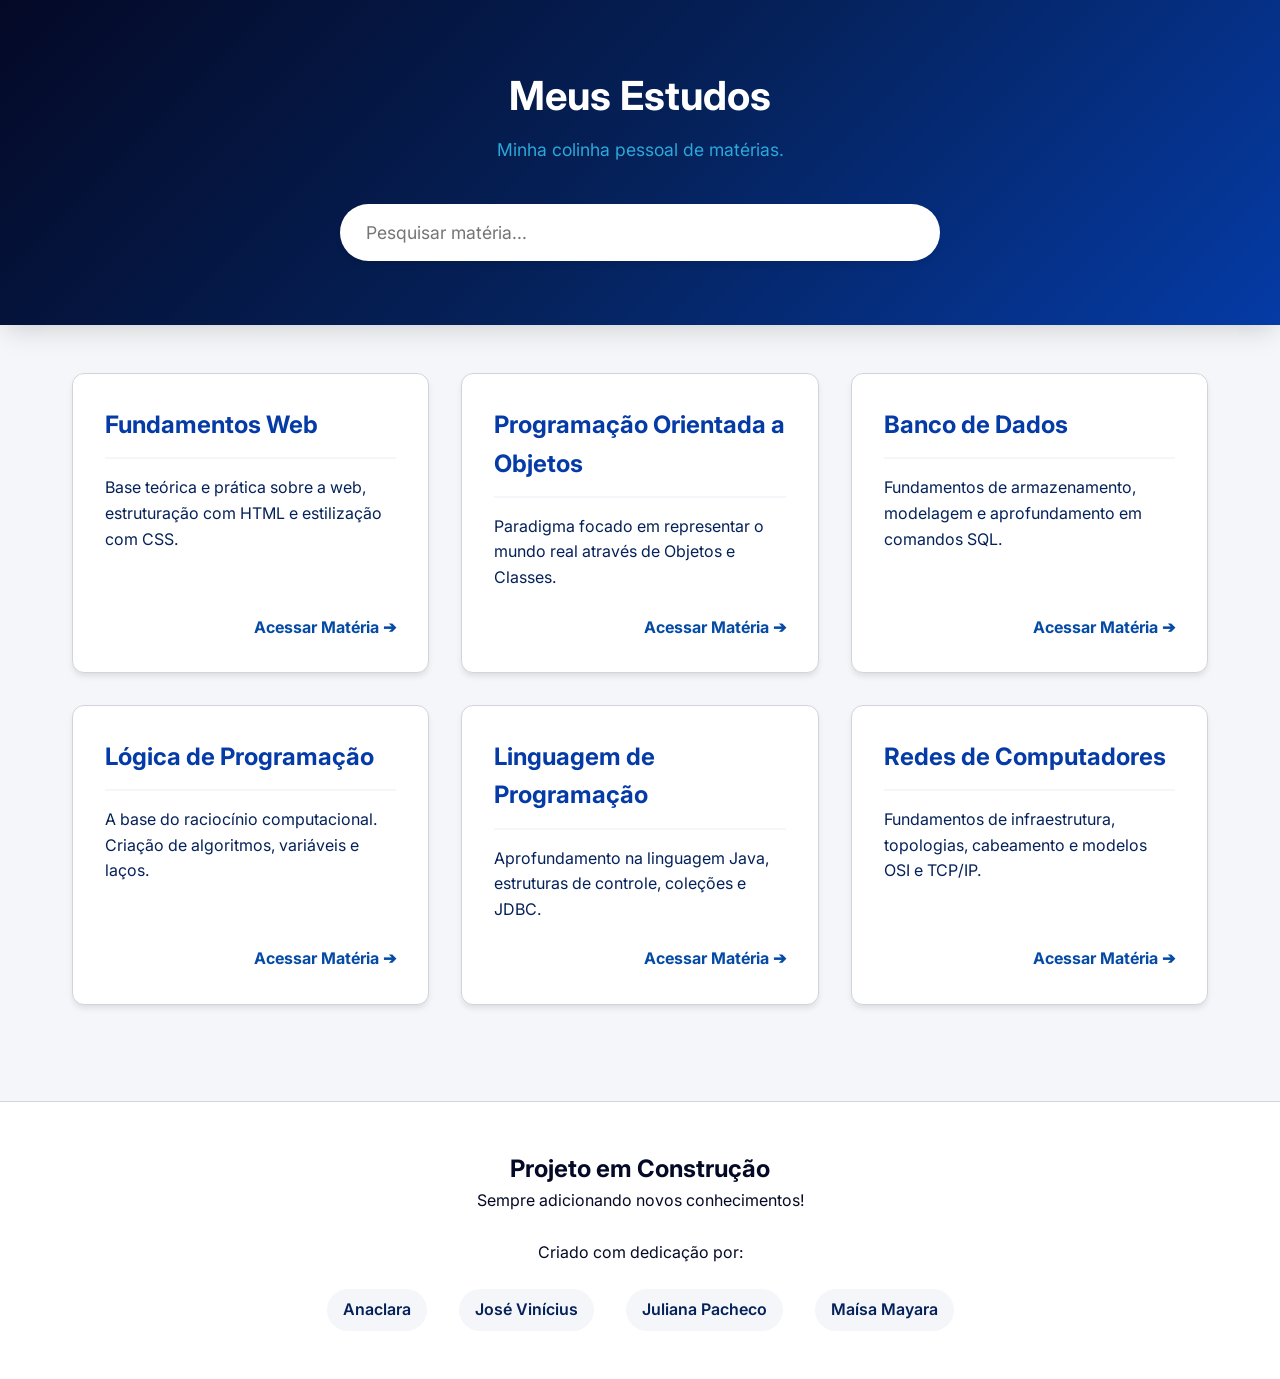
<file: portifolio2/index.html>
<!doctype html>
<html lang="pt-BR">
  <head>
    <meta charset="UTF-8" />
    <meta name="viewport" content="width=device-width, initial-scale=1.0" />
    <title>Portfólio de Estudos</title>
    <link rel="stylesheet" href="style.css" />
  </head>
  <body>
    <header>
      <h1>Meus Estudos</h1>
      <p>Minha colinha pessoal de matérias.</p>
      <input
        type="text"
        id="barraPesquisa"
        placeholder="Pesquisar matéria..."
      />
    </header>

    <main>
      <div class="grid-materias" id="containerMaterias">
        <a href="web.html" class="link-cartao">
          <div class="cartao-materia">
            <h2>Fundamentos Web</h2>
            <p>
              Base teórica e prática sobre a web, estruturação com HTML e
              estilização com CSS.
            </p>
            <div class="btn-acessar">Acessar Matéria ➔</div>
          </div>
        </a>

        <a href="poo.html" class="link-cartao">
          <div class="cartao-materia">
            <h2>Programação Orientada a Objetos</h2>
            <p>
              Paradigma focado em representar o mundo real através de Objetos e
              Classes.
            </p>
            <div class="btn-acessar">Acessar Matéria ➔</div>
          </div>
        </a>

        <a href="banco-de-dados.html" class="link-cartao">
          <div class="cartao-materia">
            <h2>Banco de Dados</h2>
            <p>
              Fundamentos de armazenamento, modelagem e aprofundamento em
              comandos SQL.
            </p>
            <div class="btn-acessar">Acessar Matéria ➔</div>
          </div>
        </a>

        <a href="logica.html" class="link-cartao">
          <div class="cartao-materia">
            <h2>Lógica de Programação</h2>
            <p>
              A base do raciocínio computacional. Criação de algoritmos,
              variáveis e laços.
            </p>
            <div class="btn-acessar">Acessar Matéria ➔</div>
          </div>
        </a>

        <a href="java.html" class="link-cartao">
          <div class="cartao-materia">
            <h2>Linguagem de Programação</h2>
            <p>
              Aprofundamento na linguagem Java, estruturas de controle, coleções
              e JDBC.
            </p>
            <div class="btn-acessar">Acessar Matéria ➔</div>
          </div>
        </a>

        <a href="redes.html" class="link-cartao">
          <div class="cartao-materia">
            <h2>Redes de Computadores</h2>
            <p>
              Fundamentos de infraestrutura, topologias, cabeamento e modelos
              OSI e TCP/IP.
            </p>
            <div class="btn-acessar">Acessar Matéria ➔</div>
          </div>
        </a>
      </div>
    </main>

    <footer>
      <h2>Projeto em Construção</h2>
      <p>Sempre adicionando novos conhecimentos!</p>
      <br />
      <p>Criado com dedicação por:</p>
      <div class="rodape-autores">
        <a
          href="https://instagram.com/ana_randly"
          target="_blank"
          class="link-insta"
          >Anaclara</a
        >
        <a
          href="https://instagram.com/vinicius_ramos_19"
          target="_blank"
          class="link-insta"
          >José Vinícius</a
        >
        <a
          href="https://instagram.com/juliana44922"
          target="_blank"
          class="link-insta"
          >Juliana Pacheco</a
        >
        <a
          href="https://instagram.com/maisa_mids"
          target="_blank"
          class="link-insta"
          >Maísa Mayara</a
        >
      </div>
    </footer>

    <script>
      const barraPesquisa = document.getElementById("barraPesquisa");
      const cartoes = document.getElementsByClassName("link-cartao");

      barraPesquisa.addEventListener("input", function () {
        let textoPesquisa = barraPesquisa.value.toLowerCase();
        for (let i = 0; i < cartoes.length; i++) {
          let conteudoCartao = cartoes[i].innerText.toLowerCase();
          if (conteudoCartao.includes(textoPesquisa)) {
            cartoes[i].style.display = "block";
          } else {
            cartoes[i].style.display = "none";
          }
        }
      });
    </script>
  </body>
</html>
</file>
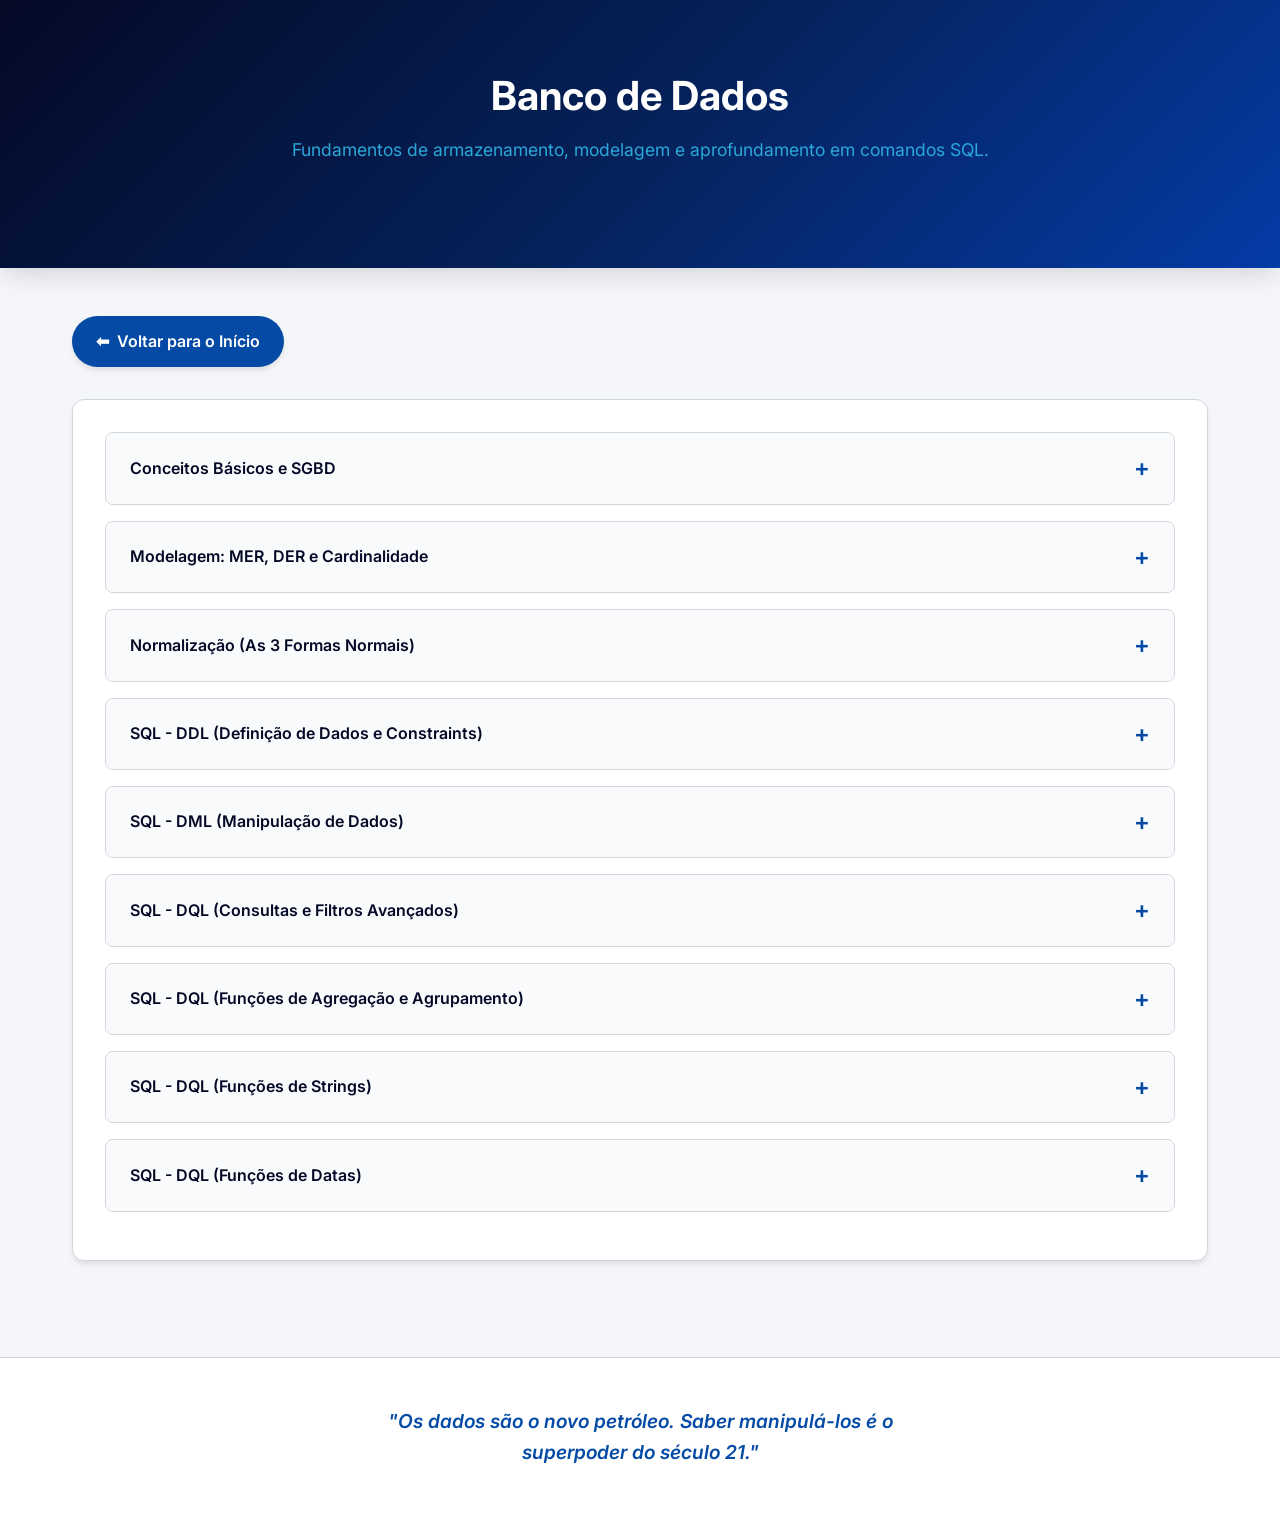
<file: portifolio2/banco-de-dados.html>
<!doctype html>
<html lang="pt-BR">
  <head>
    <meta charset="UTF-8" />
    <meta name="viewport" content="width=device-width, initial-scale=1.0" />
    <title>Banco de Dados I - Meus Estudos</title>
    <link rel="stylesheet" href="style.css" />
  </head>
  <body>
    <header>
      <h1>Banco de Dados</h1>
      <p>
        Fundamentos de armazenamento, modelagem e aprofundamento em comandos
        SQL.
      </p>
    </header>

    <main>
      <a href="index.html" class="btn-voltar"
        ><span>⬅</span> Voltar para o Início</a
      >

      <div
        class="cartao-materia"
        style="
          cursor: default;
          transform: none;
          box-shadow: var(--sombra-leve);
          border-color: var(--cor-borda);
        "
      >
        <details>
          <summary>Conceitos Básicos e SGBD</summary>
          <div class="conteudo-unidade">
            <p>
              <strong>Dados vs Informação:</strong> Dado é um fato bruto (ex:
              "25"). Informação é o dado com significado (ex: "Idade: 25").
              Conhecimento é a aplicação da informação.
            </p>
            <p>
              <strong>SGBD:</strong> Sistema Gerenciador de Banco de Dados. É o
              software que gerencia os dados (ex: MySQL, PostgreSQL, Oracle).
            </p>
          </div>
        </details>

        <details>
          <summary>Modelagem: MER, DER e Cardinalidade</summary>
          <div class="conteudo-unidade">
            <p>
              <strong>MER (Modelo Entidade Relacionamento):</strong> É a ideia
              teórica de como as coisas se conectam.
            </p>
            <p>
              <strong>DER (Diagrama):</strong> É o desenho visual dessa ideia
              (caixinhas e linhas).
            </p>
            <p>
              <strong>Cardinalidade:</strong> Define como as tabelas se
              relacionam:
            </p>
            <ul>
              <li>
                <strong>1:1</strong> (Um para Um) - Ex: Uma pessoa tem um CPF.
              </li>
              <li>
                <strong>1:N</strong> (Um para Muitos) - Ex: Um cliente faz
                vários pedidos.
              </li>
              <li>
                <strong>N:M</strong> (Muitos para Muitos) - Ex: Vários alunos
                cursam várias disciplinas.
              </li>
            </ul>
          </div>
        </details>

        <details>
          <summary>Normalização (As 3 Formas Normais)</summary>
          <div class="conteudo-unidade">
            <p>
              <strong>Conceito:</strong> Regras para evitar repetição de dados e
              inconsistências.
            </p>
            <ul>
              <li>
                <strong>1FN:</strong> Os dados devem ser atômicos (não pode ter
                múltiplos valores na mesma célula).
              </li>
              <li>
                <strong>2FN:</strong> Estar na 1FN e todos os atributos devem
                depender de TODA a chave primária.
              </li>
              <li>
                <strong>3FN:</strong> Estar na 2FN e nenhum atributo pode
                depender de outro atributo que não seja a chave primária.
              </li>
            </ul>
          </div>
        </details>

        <details>
          <summary>SQL - DDL (Definição de Dados e Constraints)</summary>
          <div class="conteudo-unidade">
            <p>
              <strong>Conceito:</strong> Comandos para criar e alterar a
              ESTRUTURA do banco (Tabelas, Colunas, Índices e Restrições).
            </p>
            <p><strong>Constraints (Restrições):</strong></p>
            <ul>
              <li>
                <strong>PRIMARY KEY (PK):</strong> Chave primária, identificador
                único.
              </li>
              <li>
                <strong>FOREIGN KEY (FK):</strong> Chave estrangeira, garante
                integridade referencial.
              </li>
              <li>
                <strong>UNIQUE:</strong> Garante que o valor não se repita na
                coluna.
              </li>
              <li>
                <strong>AUTO_INCREMENT:</strong> Gera números sequenciais
                automaticamente.
              </li>
            </ul>
            <p><strong>Exemplos (CREATE, ALTER, DROP, INDEX):</strong></p>
            <pre><code>-- Criar Banco e Usar
CREATE DATABASE locadora;
USE locadora;

-- Criar tabela com Constraints
CREATE TABLE cliente (
    clie_codigo INT AUTO_INCREMENT,
    clie_nome VARCHAR(100) NOT NULL,
    clie_cpf VARCHAR(14) UNIQUE,
    CONSTRAINT pk_cliente PRIMARY KEY (clie_codigo)
);

-- Alterar tabela (Adicionar, Modificar, Excluir colunas)
ALTER TABLE cliente ADD clie_celular VARCHAR(15);
ALTER TABLE cliente MODIFY clie_celular VARCHAR(20);
ALTER TABLE cliente DROP clie_celular;

-- Adicionar Chave Estrangeira via ALTER
ALTER TABLE titulo ADD CONSTRAINT fk_titulo_categoria 
FOREIGN KEY (cate_codigo) REFERENCES categoria(cate_codigo);

-- Criar Índice para buscas mais rápidas
CREATE INDEX ix_cliente_nome ON cliente (clie_nome);</code></pre>
            <br />
            <p><strong>Tipo de Dados em SQL:</strong></p>
            <table class="tabela-dados">
              <tr>
                <th>Para dados do tipo</th>
                <th>Tipo definido</th>
                <th>Tamanho</th>
              </tr>
              <tr>
                <td>Caracteres</td>
                <td>Char(n), Varchar(n)</td>
                <td>Armazena até n bytes</td>
              </tr>
              <tr>
                <td>Numérico Exato</td>
                <td>Decimal(p,e) ou Numeric(p,e)</td>
                <td>Depende</td>
              </tr>
              <tr>
                <td>Número Aproximado</td>
                <td>Float, Real</td>
                <td>8 bytes e 4 bytes</td>
              </tr>
              <tr>
                <td>Número Inteiro</td>
                <td>Int, Smallint, Tinyint</td>
                <td>4 bytes, 2 bytes e 1 byte</td>
              </tr>
              <tr>
                <td>Data e Hora</td>
                <td>Date, Time, Smalldatetime, Timestamp</td>
                <td>8 bytes, 4 bytes</td>
              </tr>
              <tr>
                <td>Texto e Imagens</td>
                <td>Text, Image, Ntext</td>
                <td>Variável</td>
              </tr>
              <tr>
                <td>Monetário</td>
                <td>Money, Smallmoney</td>
                <td>8 bytes, 4 bytes</td>
              </tr>
            </table>
          </div>
        </details>

        <details>
          <summary>SQL - DML (Manipulação de Dados)</summary>
          <div class="conteudo-unidade">
            <p>
              <strong>Conceito:</strong> Comandos para inserir, atualizar e
              excluir DADOS nas tabelas.
            </p>
            <p><strong>Exemplos (INSERT, UPDATE, DELETE):</strong></p>
            <pre><code>-- Inserir um dado (informando colunas)
INSERT INTO filme (film_titulo, film_ano) VALUES ('THE BATMAN', 2022);

-- Inserir múltiplos dados de uma vez
INSERT INTO exibicao (cine_codigo, film_codigo) VALUES 
(1, 1), (1, 2), (2, 3);

-- Atualizar dados (Sempre use WHERE!)
UPDATE cinema 
SET cine_cidade = 'Manaus', cine_uf = 'AM' 
WHERE cine_codigo = 1;

-- Excluir dados (Sempre use WHERE!)
DELETE FROM locacao 
WHERE film_codigo = 21;</code></pre>
          </div>
        </details>

        <details>
          <summary>SQL - DQL (Consultas e Filtros Avançados)</summary>
          <div class="conteudo-unidade">
            <p>
              <strong>Conceito:</strong> O comando <code>SELECT</code> recupera
              dados. Podemos usar operadores lógicos (AND, OR, NOT) e
              relacionais (=, >, <, !=).
            </p>
            <p><strong>Filtros Especiais:</strong></p>
            <ul>
              <li>
                <strong>IN / NOT IN:</strong> Busca valores dentro de uma lista
                específica.
              </li>
              <li>
                <strong>BETWEEN:</strong> Busca valores dentro de um intervalo.
              </li>
              <li>
                <strong>LIKE:</strong> Busca partes de uma string (<code
                  >%</code
                >
                para vários caracteres, <code>_</code> para um caractere).
              </li>
              <li>
                <strong>IS NULL / IS NOT NULL:</strong> Testa a ausência de
                valor.
              </li>
              <li><strong>DISTINCT:</strong> Remove resultados repetidos.</li>
              <li>
                <strong>LIMIT / OFFSET:</strong> Limita a quantidade de linhas e
                diz de onde começar a ler.
              </li>
              <li>
                <strong>ORDER BY:</strong> Ordena o resultado (ASC para
                crescente, DESC para decrescente).
              </li>
            </ul>
            <p><strong>Exemplos:</strong></p>
            <pre><code>-- Uso do IN e DISTINCT
SELECT DISTINCT elei_zona FROM eleitor 
WHERE elei_nome IN ('PEDRO', 'MARIA');

-- Uso do LIKE (Nomes que começam com M)
SELECT func_nome FROM funcionario 
WHERE func_nome LIKE 'M%';

-- Uso do BETWEEN e IS NOT NULL
SELECT * FROM cliente 
WHERE clie_dt_cadastro BETWEEN '2022-01-01' AND '2022-12-31'
AND clie_foto IS NOT NULL;

-- Paginação com LIMIT e OFFSET (Pega 5 registros pulando os 3 primeiros)
SELECT * FROM candidato 
ORDER BY cand_numero DESC 
LIMIT 5 OFFSET 3;</code></pre>
          </div>
        </details>

        <details>
          <summary>SQL - DQL (Funções de Agregação e Agrupamento)</summary>
          <div class="conteudo-unidade">
            <p>
              <strong>Conceito:</strong> Funções que realizam cálculos em um
              conjunto de resultados. O <code>GROUP BY</code> agrupa esses
              resultados, e o <code>HAVING</code> filtra esses grupos.
            </p>
            <ul>
              <li><strong>COUNT:</strong> Conta o número de linhas.</li>
              <li><strong>SUM:</strong> Soma os valores numéricos.</li>
              <li>
                <strong>MAX / MIN:</strong> Retorna o maior / menor valor.
              </li>
              <li><strong>AVG:</strong> Calcula a média aritmética.</li>
            </ul>
            <p><strong>Exemplos:</strong></p>
            <pre><code>-- Funções matemáticas básicas
SELECT 
    COUNT(*) AS "Qtd Candidatos",
    MAX(cand_numero) AS "Maior Número",
    AVG(cand_numero) AS "Média"
FROM candidato;

-- Agrupando dados (GROUP BY) e filtrando o grupo (HAVING)
SELECT part_numero, COUNT(*) AS "Qtd de Candidatos" 
FROM candidato 
GROUP BY part_numero 
HAVING COUNT(*) > 5 
ORDER BY part_numero;</code></pre>
          </div>
        </details>

        <details>
          <summary>SQL - DQL (Funções de Strings)</summary>
          <div class="conteudo-unidade">
            <p>
              <strong>Conceito:</strong> Funções nativas para manipular textos
              (caracteres) direto no banco de dados.
            </p>
            <p><strong>Principais Funções:</strong></p>
            <pre><code>-- CONCAT: Junta textos
SELECT CONCAT('Nome: ', elei_nome, ' - Zona: ', elei_zona) FROM eleitor;

-- CHAR_LENGTH: Conta a quantidade de caracteres
SELECT CHAR_LENGTH('Rondônia');

-- UPPER / LOWER: Maiúsculas e Minúsculas
SELECT UPPER('instituto'), LOWER('FEDERAL');

-- TRIM / LTRIM / RTRIM: Remove espaços em branco
SELECT TRIM('   IFRO   ');

-- REPLACE: Substitui uma palavra por outra
SELECT REPLACE('GUAJARÁ-MIRIM', 'MIRIM', 'MIRIM/RO');

-- SUBSTR: Extrai um pedaço do texto (A partir da pos 11, pega 5 letras)
SELECT SUBSTR('INSTITUTO FEDERAL', 11, 5);</code></pre>
          </div>
        </details>

        <details>
          <summary>SQL - DQL (Funções de Datas)</summary>
          <div class="conteudo-unidade">
            <p>
              <strong>Conceito:</strong> Funções para manipular, formatar e
              fazer cálculos com datas e horas.
            </p>
            <p><strong>Principais Funções:</strong></p>
            <pre><code>-- CURDATE() e NOW(): Data atual / Data e Hora atual
SELECT CURDATE(), NOW();

-- Extrair partes da data
SELECT DAY(CURDATE()), MONTH(CURDATE()), YEAR(CURDATE());

-- DATE_ADD / DATE_SUB: Somar ou subtrair dias/meses/anos
SELECT DATE_ADD('2022-01-01', INTERVAL 150 DAY);
SELECT DATE_SUB(CURDATE(), INTERVAL 2 MONTH);

-- DATEDIFF: Diferença de dias entre duas datas
SELECT DATEDIFF('2022-03-14', '2022-01-14');

-- DATE_FORMAT: Formatar a data para o padrão brasileiro
SELECT DATE_FORMAT(CURDATE(), '%d/%m/%Y') AS "Data Formatada";
SELECT DATE_FORMAT(NOW(), '%d/%m/%Y %H:%i:%s');</code></pre>
          </div>
        </details>
      </div>
    </main>

    <footer>
      <p class="frase-motivacional">
        "Os dados são o novo petróleo. Saber manipulá-los é o superpoder do
        século 21."
      </p>
    </footer>
  </body>
</html>
</file>
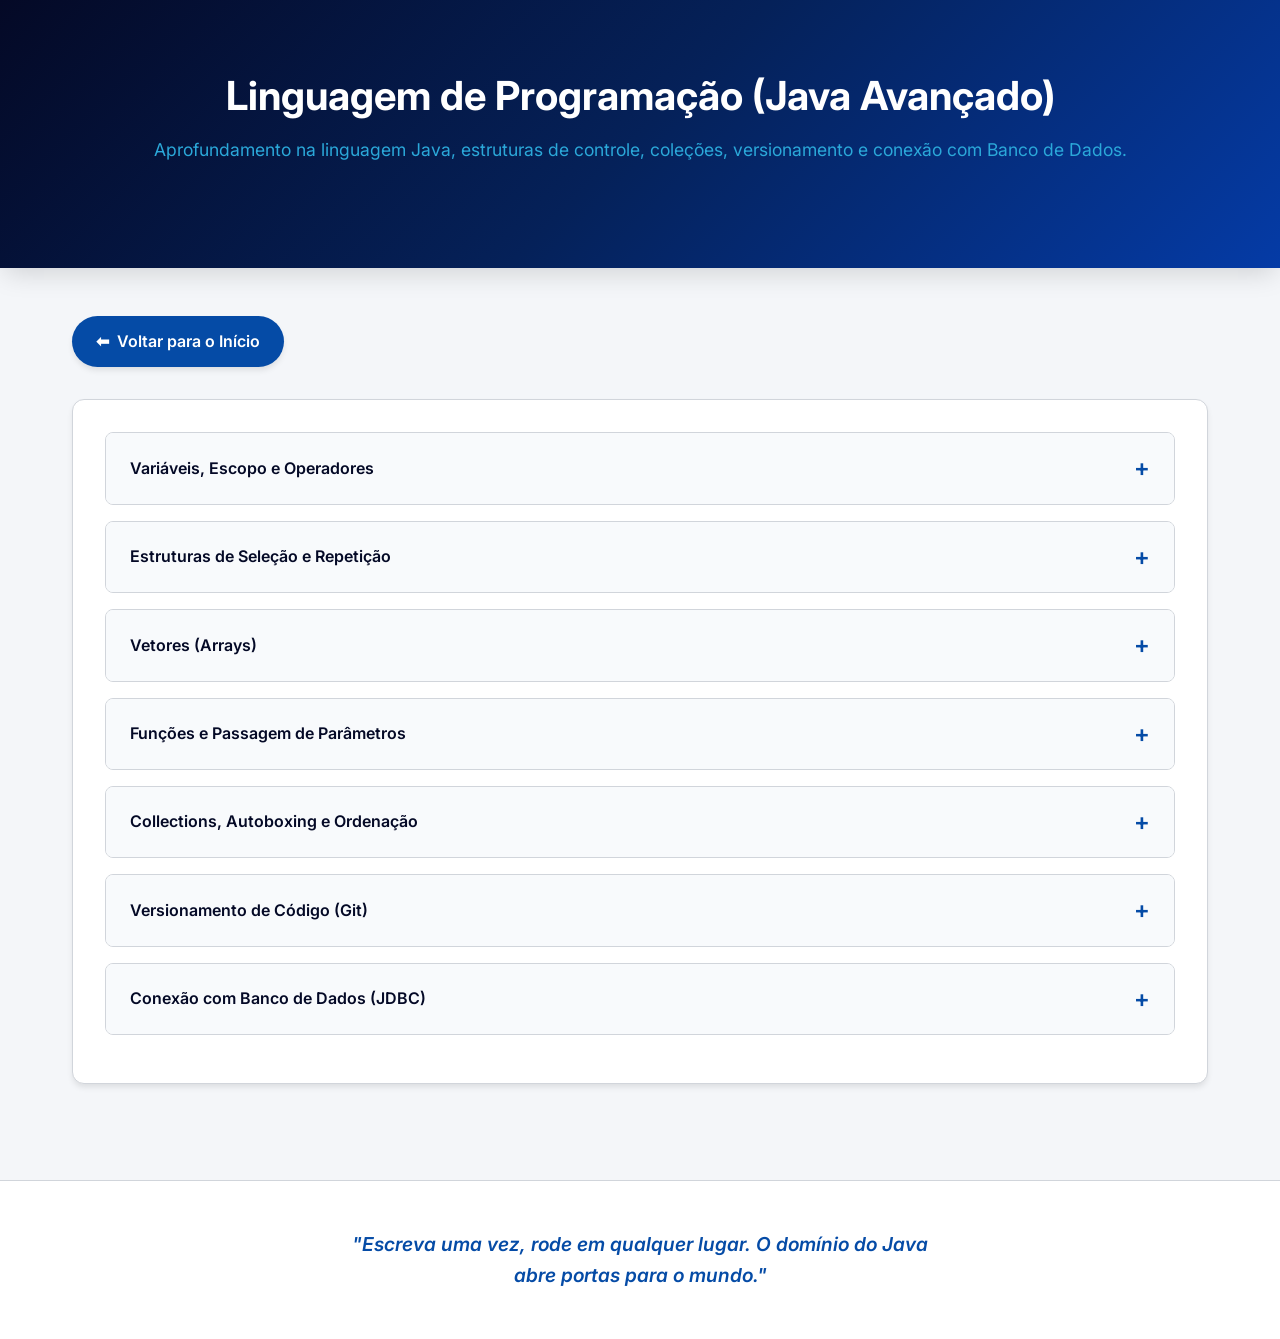
<file: portifolio2/java.html>
<!doctype html>
<html lang="pt-BR">
  <head>
    <meta charset="UTF-8" />
    <meta name="viewport" content="width=device-width, initial-scale=1.0" />
    <title>Linguagem Java - Meus Estudos</title>
    <link rel="stylesheet" href="style.css" />
  </head>
  <body>
    <header>
      <h1>Linguagem de Programação (Java Avançado)</h1>
      <p>
        Aprofundamento na linguagem Java, estruturas de controle, coleções,
        versionamento e conexão com Banco de Dados.
      </p>
    </header>

    <main>
      <a href="index.html" class="btn-voltar"
        ><span>⬅</span> Voltar para o Início</a
      >

      <div
        class="cartao-materia"
        style="
          cursor: default;
          transform: none;
          box-shadow: var(--sombra-leve);
          border-color: var(--cor-borda);
        "
      >
        <details>
          <summary>Variáveis, Escopo e Operadores</summary>
          <div class="conteudo-unidade">
            <p>
              <strong>Tipos Primitivos:</strong> <code>int</code>,
              <code>double</code>, <code>boolean</code>, <code>char</code>.
            </p>
            <p>
              <strong>Escopo:</strong> Variável local só existe dentro do bloco.
              Variável global (atributo) pode ser vista por toda a classe.
            </p>
            <p>
              <strong>Operadores:</strong> Aritméticos (+ - * / %), Relacionais
              (== != > < >= <=) e Lógicos (&&, ||).
            </p>
          </div>
        </details>

        <details>
          <summary>Estruturas de Seleção e Repetição</summary>
          <div class="conteudo-unidade">
            <p>
              <strong>Seleção:</strong> <code>if/else</code> e
              <code>switch/case</code>.
            </p>
            <p>
              <strong>Repetição:</strong> <code>for</code>, <code>while</code> e
              <code>do/while</code>.
            </p>
            <pre><code>for (int i = 1; i <= 5; i++) {
    System.out.println("Contagem: " + i);
}</code></pre>
          </div>
        </details>

        <details>
          <summary>Vetores (Arrays)</summary>
          <div class="conteudo-unidade">
            <p>
              <strong>Conceito:</strong> Estrutura de tamanho FIXO. Índice
              começa em 0.
            </p>
            <pre><code>int[] numeros = new int[3];
numeros[0] = 10;
System.out.println(numeros[0]);</code></pre>
          </div>
        </details>

        <details>
          <summary>Funções e Passagem de Parâmetros</summary>
          <div class="conteudo-unidade">
            <p>
              <strong>Conceito:</strong> Métodos com <code>void</code> (não
              retornam) ou com tipo de retorno (int, String, etc).
            </p>
            <pre><code>public int somar(int a, int b) {
    return a + b;
}</code></pre>
          </div>
        </details>

        <details>
          <summary>Collections, Autoboxing e Ordenação</summary>
          <div class="conteudo-unidade">
            <p>
              <strong>Collections:</strong> Listas dinâmicas como
              <code>ArrayList</code>.
            </p>
            <pre><code>ArrayList&lt;String&gt; nomes = new ArrayList&lt;&gt;();
nomes.add("Zeca");
Collections.sort(nomes);</code></pre>
          </div>
        </details>

        <details>
          <summary>Versionamento de Código (Git)</summary>
          <div class="conteudo-unidade">
            <p>
              <strong>Comandos:</strong> <code>git init</code>,
              <code>git add .</code>, <code>git commit -m "msg"</code>,
              <code>git push</code>.
            </p>
          </div>
        </details>

        <details>
          <summary>Conexão com Banco de Dados (JDBC)</summary>
          <div class="conteudo-unidade">
            <pre><code>String url = "jdbc:mysql://localhost:3306/meubanco";
Connection conexao = DriverManager.getConnection(url, "root", "123");</code></pre>
          </div>
        </details>
      </div>
    </main>

    <footer>
      <p class="frase-motivacional">
        "Escreva uma vez, rode em qualquer lugar. O domínio do Java abre portas
        para o mundo."
      </p>
    </footer>
  </body>
</html>
</file>
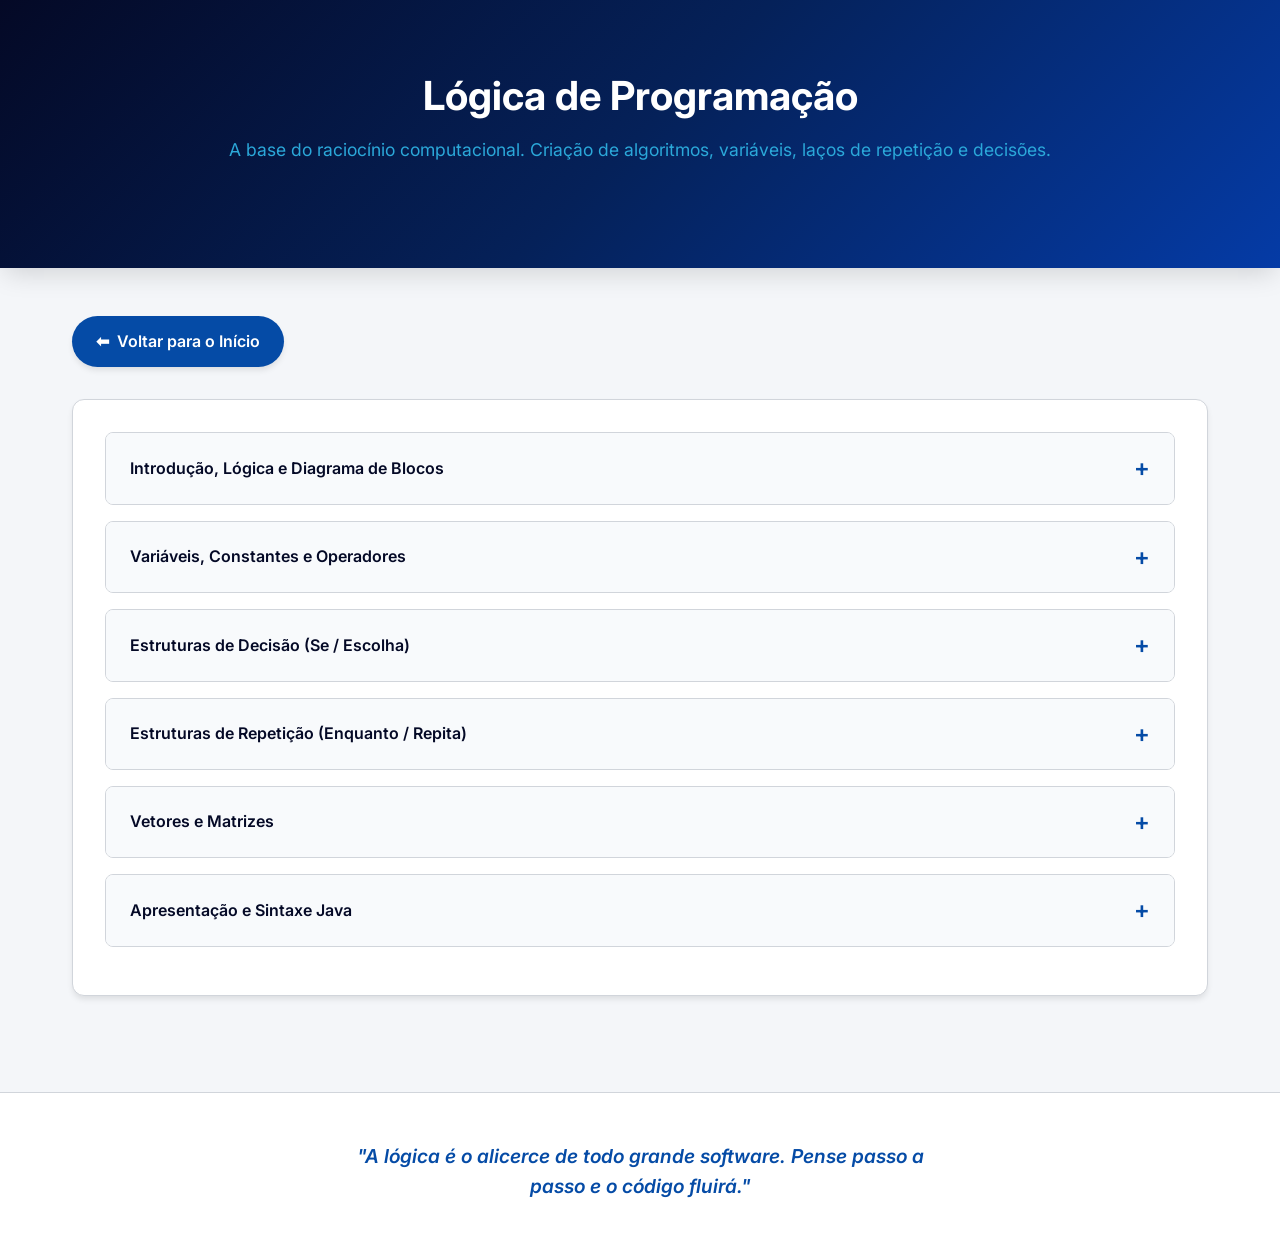
<file: portifolio2/logica.html>
<!doctype html>
<html lang="pt-BR">
  <head>
    <meta charset="UTF-8" />
    <meta name="viewport" content="width=device-width, initial-scale=1.0" />
    <title>Lógica de Programação - Meus Estudos</title>
    <link rel="stylesheet" href="style.css" />
  </head>
  <body>
    <header>
      <h1>Lógica de Programação</h1>
      <p>
        A base do raciocínio computacional. Criação de algoritmos, variáveis,
        laços de repetição e decisões.
      </p>
    </header>

    <main>
      <a href="index.html" class="btn-voltar"
        ><span>⬅</span> Voltar para o Início</a
      >

      <div
        class="cartao-materia"
        style="
          cursor: default;
          transform: none;
          box-shadow: var(--sombra-leve);
          border-color: var(--cor-borda);
        "
      >
        <details>
          <summary>Introdução, Lógica e Diagrama de Blocos</summary>
          <div class="conteudo-unidade">
            <p>
              <strong>Conceito:</strong> Lógica é a organização do pensamento
              para resolver um problema (Algoritmo). O computador executa passos
              em <strong>sequência</strong>.
            </p>
            <p>
              <strong>Diagrama de Blocos:</strong> Representação visual do
              algoritmo usando formas geométricas (ex: losango para decisão,
              retângulo para processamento).
            </p>
            <p>
              <strong>Paradigmas:</strong> Estruturada (foco em
              funções/sequência) vs Orientada a Objetos (foco em objetos do
              mundo real).
            </p>
          </div>
        </details>

        <details>
          <summary>Variáveis, Constantes e Operadores</summary>
          <div class="conteudo-unidade">
            <p>
              <strong>Conceito:</strong> <strong>Variável</strong> guarda um
              valor que pode mudar. <strong>Constante</strong> guarda um valor
              fixo.
            </p>
            <p>
              <strong>Operadores:</strong> Aritméticos (+, -, *, /) e Lógicos
              (E, OU, NÃO).
            </p>
            <pre><code>algoritmo "ExemploVariaveis"
var
   idade: inteiro
   nome: caractere
   PI: real // Constante
inicio
   idade &lt;- 20
   nome &lt;- "Maria"
   PI &lt;- 3.14
   escreval("O nome é: ", nome)
fimalgoritmo</code></pre>
          </div>
        </details>

        <details>
          <summary>Estruturas de Decisão (Se / Escolha)</summary>
          <div class="conteudo-unidade">
            <p>
              <strong>Conceito:</strong> O programa toma caminhos diferentes
              dependendo de uma condição (Lógica Booleana).
            </p>
            <pre><code>// Estrutura SE / SENAO
se (idade >= 18) entao
   escreval("Maior de idade")
senao
   escreval("Menor de idade")
fimse

// Estrutura ESCOLHA / CASO
escolha (opcao)
   caso 1: escreval("Você escolheu 1")
   outrocaso: escreval("Opção inválida")
fimescolha</code></pre>
          </div>
        </details>

        <details>
          <summary>Estruturas de Repetição (Enquanto / Repita)</summary>
          <div class="conteudo-unidade">
            <ul>
              <li>
                <strong>Enquanto (Teste no início):</strong> Só entra no laço se
                a condição for verdadeira.
              </li>
              <li>
                <strong>Repita (Teste no fim):</strong> Executa pelo menos uma
                vez antes de testar a condição.
              </li>
            </ul>
            <pre><code>contador &lt;- 1
enquanto (contador &lt;= 5) faca
   escreval(contador)
   contador &lt;- contador + 1
fimenquanto</code></pre>
          </div>
        </details>

        <details>
          <summary>Vetores e Matrizes</summary>
          <div class="conteudo-unidade">
            <p>
              <strong>Vetor:</strong> Unidimensional (uma linha, como uma
              lista).<br />
              <strong>Matriz:</strong> Bidimensional (linhas e colunas, como uma
              tabela).
            </p>
            <pre><code>var
   notas: vetor [1..5] de real
   tabuleiro: vetor [1..3, 1..3] de inteiro
inicio
   notas[1] &lt;- 8.5
   tabuleiro[1, 2] &lt;- 9
fimalgoritmo</code></pre>
          </div>
        </details>

        <details>
          <summary>Apresentação e Sintaxe Java</summary>
          <div class="conteudo-unidade">
            <p>
              <strong>Conceito:</strong> Java é uma linguagem fortemente tipada,
              orientada a objetos e multiplataforma (roda na JVM).
            </p>
            <pre><code>public class MeuPrograma {
    public static void main(String[] args) {
        System.out.println("Olá, Mundo!");
        int idade = 25;
    }
}</code></pre>
          </div>
        </details>
      </div>
    </main>

    <footer>
      <p class="frase-motivacional">
        "A lógica é o alicerce de todo grande software. Pense passo a passo e o
        código fluirá."
      </p>
    </footer>
  </body>
</html>
</file>
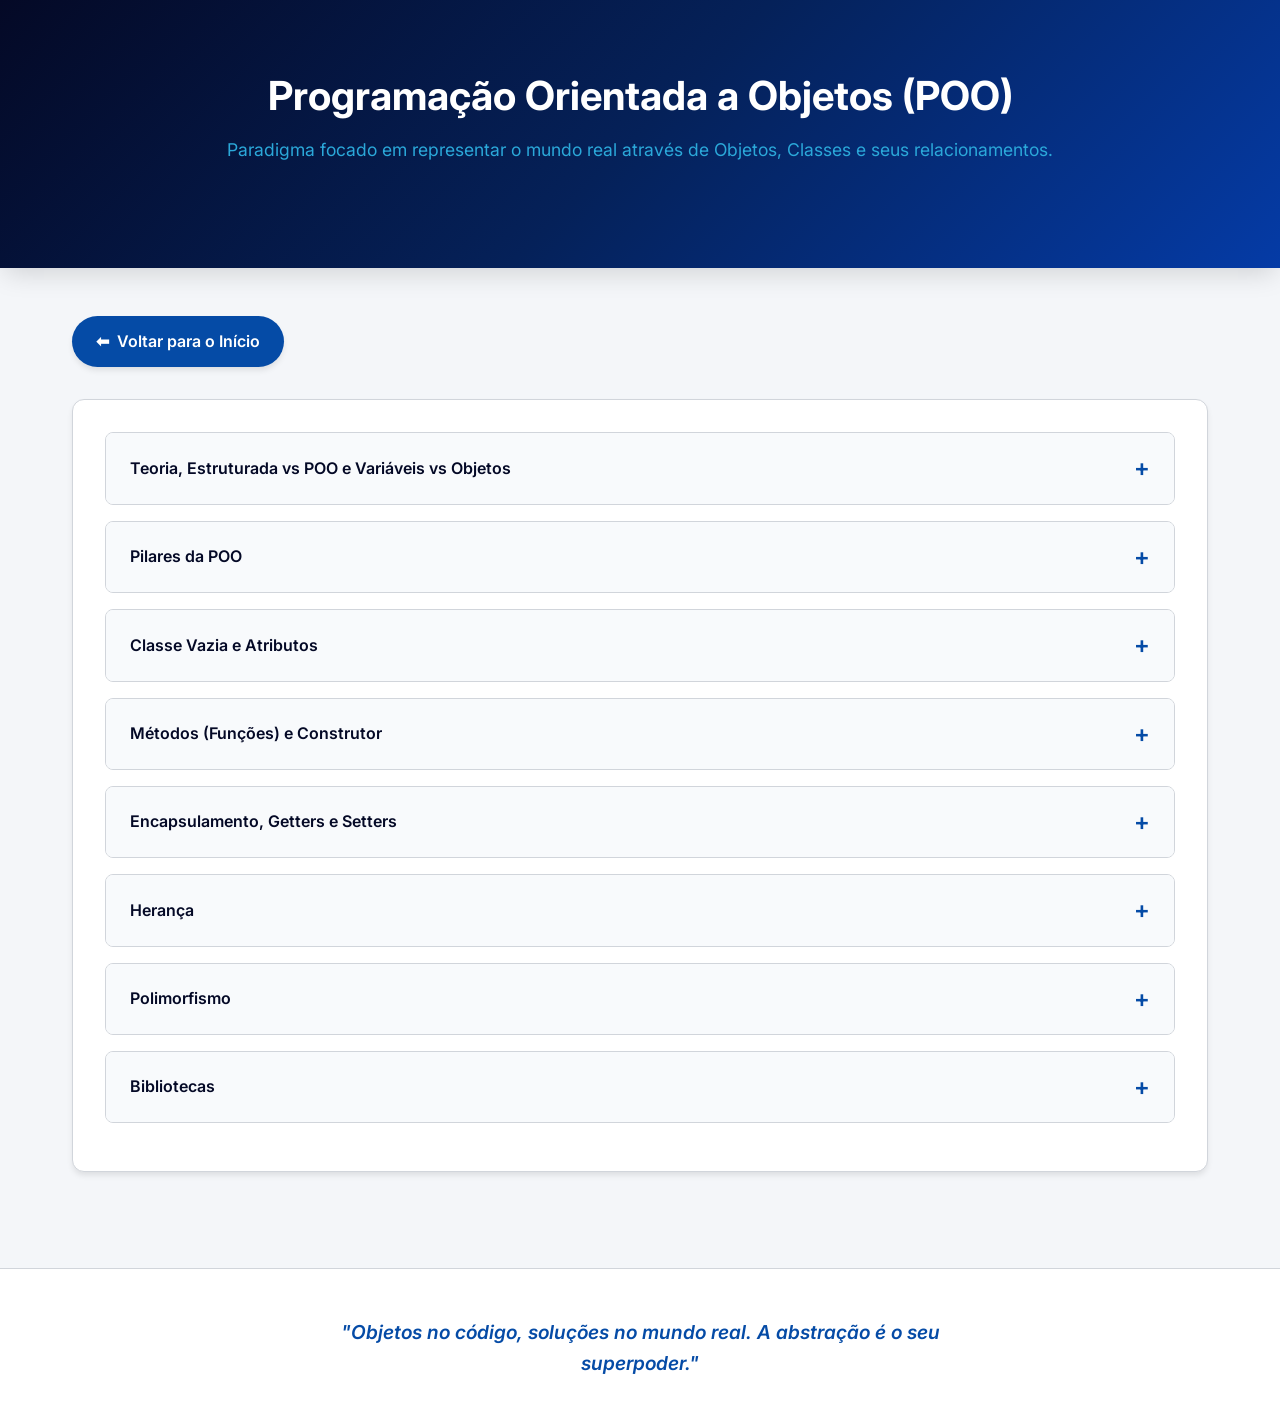
<file: portifolio2/poo.html>
<!doctype html>
<html lang="pt-BR">
  <head>
    <meta charset="UTF-8" />
    <meta name="viewport" content="width=device-width, initial-scale=1.0" />
    <title>POO - Meus Estudos</title>
    <link rel="stylesheet" href="style.css" />
  </head>
  <body>
    <header>
      <h1>Programação Orientada a Objetos (POO)</h1>
      <p>
        Paradigma focado em representar o mundo real através de Objetos, Classes
        e seus relacionamentos.
      </p>
    </header>

    <main>
      <a href="index.html" class="btn-voltar"
        ><span>⬅</span> Voltar para o Início</a
      >

      <div
        class="cartao-materia"
        style="
          cursor: default;
          transform: none;
          box-shadow: var(--sombra-leve);
          border-color: var(--cor-borda);
        "
      >
        <details>
          <summary>Teoria, Estruturada vs POO e Variáveis vs Objetos</summary>
          <div class="conteudo-unidade">
            <p>
              <strong>Conceito:</strong> Na programação estruturada, o código é
              uma sequência de funções (ações). Na POO, o código é um conjunto
              de <strong>Objetos</strong> que interagem entre si. Variáveis
              comuns guardam apenas um valor (ex: <code>int idade = 20;</code>).
              Objetos guardam <strong>Atributos</strong> (características) e
              <strong>Métodos</strong> (ações/comportamentos) juntos.
            </p>
          </div>
        </details>

        <details>
          <summary>Pilares da POO</summary>
          <div class="conteudo-unidade">
            <p>
              <strong>Conceito:</strong> A base da POO se resume em 4 regras
              fundamentais:
            </p>
            <ul>
              <li>
                <strong>Abstração:</strong> Pegar algo do mundo real e trazer só
                o que importa para o código.
              </li>
              <li>
                <strong>Encapsulamento:</strong> Proteger os dados, escondendo o
                que não precisa ser visto de fora.
              </li>
              <li>
                <strong>Herança:</strong> Uma classe "filha" herda
                características de uma classe "mãe".
              </li>
              <li>
                <strong>Polimorfismo:</strong> Objetos diferentes podem
                responder ao mesmo comando de formas diferentes.
              </li>
            </ul>
          </div>
        </details>

        <details>
          <summary>Classe Vazia e Atributos</summary>
          <div class="conteudo-unidade">
            <p>
              <strong>Conceito:</strong> A <strong>Classe</strong> é o molde (a
              planta da casa). O <strong>Objeto</strong> é a casa construída.
              Atributos são as características desse molde.
            </p>
            <p><strong>Exemplo:</strong></p>
            <pre><code>// Criando a classe (O Molde)
public class Carro {
    // Atributos (Características)
    String cor;
    String modelo;
    int ano;
}</code></pre>
          </div>
        </details>

        <details>
          <summary>Métodos (Funções) e Construtor</summary>
          <div class="conteudo-unidade">
            <p>
              <strong>Conceito:</strong> Métodos são as ações que o objeto faz.
              O <strong>Construtor</strong> é um método especial chamado
              automaticamente quando o objeto nasce (é instanciado com
              <code>new</code>).
            </p>
            <p><strong>Exemplo:</strong></p>
            <pre><code>public class Carro {
    String modelo;

    // Método Construtor (Tem o mesmo nome da classe)
    public Carro(String modeloEscolhido) {
        this.modelo = modeloEscolhido;
    }

    // Método comum (Ação)
    public void acelerar() {
        System.out.println("Vrum vrum!");
    }
}

// Criando o objeto na prática:
Carro meuCarro = new Carro("Fusca");
meuCarro.acelerar();</code></pre>
          </div>
        </details>

        <details>
          <summary>Encapsulamento, Getters e Setters</summary>
          <div class="conteudo-unidade">
            <p>
              <strong>Conceito:</strong> Para proteger os dados
              (Encapsulamento), deixamos os atributos como
              <code>private</code> (privados). Para acessá-los ou alterá-los de
              forma segura, usamos métodos públicos chamados
              <strong>Get</strong> (pegar) e <strong>Set</strong> (alterar).
            </p>
            <p><strong>Exemplo:</strong></p>
            <pre><code>public class ContaBancaria {
    // Privado: Ninguém de fora mexe direto aqui
    private double saldo;

    // Setter: Regra para alterar o saldo
    public void setSaldo(double valor) {
        if(valor > 0) {
            this.saldo = valor;
        }
    }

    // Getter: Regra para ver o saldo
    public double getSaldo() {
        return this.saldo;
    }
}</code></pre>
          </div>
        </details>

        <details>
          <summary>Herança</summary>
          <div class="conteudo-unidade">
            <p>
              <strong>Conceito:</strong> Permite criar uma nova classe
              aproveitando o código de uma classe que já existe. Usa-se a
              palavra <code>extends</code>.
            </p>
            <p><strong>Exemplo:</strong></p>
            <pre><code>// Classe Mãe
public class Animal {
    public void comer() {
        System.out.println("Comendo...");
    }
}

// Classe Filha (Herda de Animal)
public class Cachorro extends Animal {
    public void latir() {
        System.out.println("Au au!");
    }
}</code></pre>
          </div>
        </details>

        <details>
          <summary>Polimorfismo</summary>
          <div class="conteudo-unidade">
            <p>
              <strong>Conceito:</strong> "Muitas formas". É quando a classe
              filha reescreve (sobrescreve) um método da classe mãe para fazer a
              mesma ação, mas do seu próprio jeito.
            </p>
            <p><strong>Exemplo:</strong></p>
            <pre><code>public class Animal {
    public void fazerSom() {
        System.out.println("Som de animal");
    }
}

public class Gato extends Animal {
    // Reescrevendo o método da mãe
    @Override
    public void fazerSom() {
        System.out.println("Miau!");
    }
}</code></pre>
          </div>
        </details>

        <details>
          <summary>Bibliotecas</summary>
          <div class="conteudo-unidade">
            <p>
              <strong>Conceito:</strong> Bibliotecas são pacotes de códigos
              prontos feitos por outros programadores que importamos para
              facilitar a vida.
            </p>
          </div>
        </details>
      </div>
    </main>

    <footer>
      <p class="frase-motivacional">
        "Objetos no código, soluções no mundo real. A abstração é o seu
        superpoder."
      </p>
    </footer>
  </body>
</html>
</file>
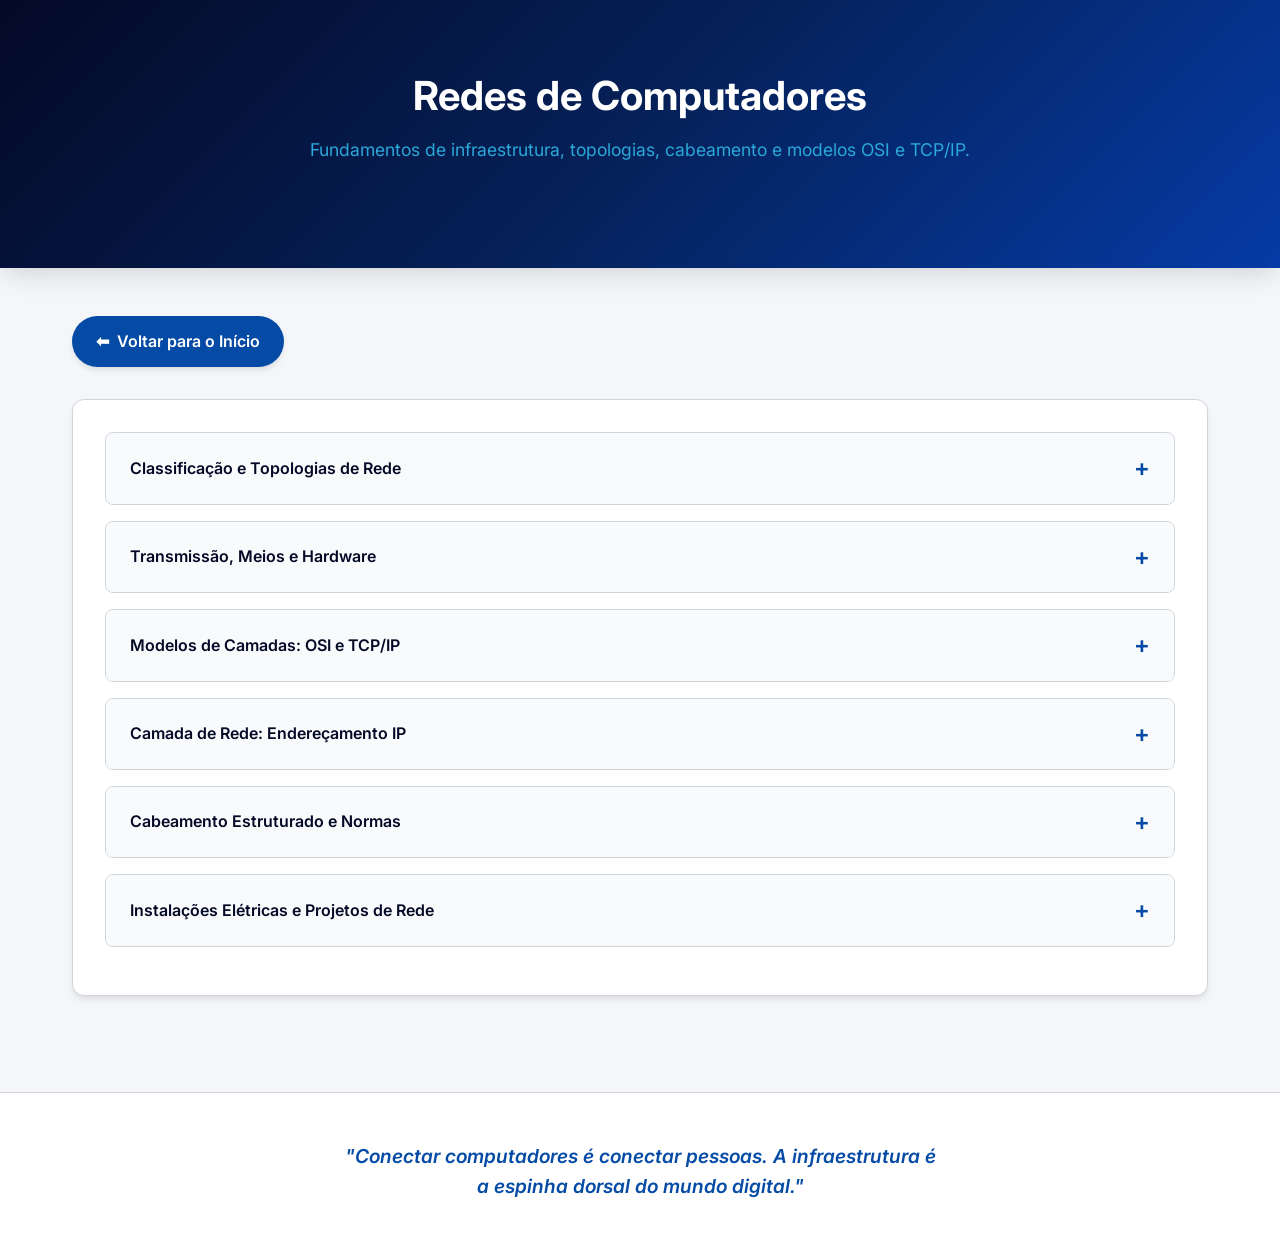
<file: portifolio2/redes.html>
<!doctype html>
<html lang="pt-BR">
  <head>
    <meta charset="UTF-8" />
    <meta name="viewport" content="width=device-width, initial-scale=1.0" />
    <title>Redes de Computadores - Meus Estudos</title>
    <link rel="stylesheet" href="style.css" />
  </head>
  <body>
    <header>
      <h1>Redes de Computadores</h1>
      <p>
        Fundamentos de infraestrutura, topologias, cabeamento e modelos OSI e
        TCP/IP.
      </p>
    </header>

    <main>
      <a href="index.html" class="btn-voltar"
        ><span>⬅</span> Voltar para o Início</a
      >

      <div
        class="cartao-materia"
        style="
          cursor: default;
          transform: none;
          box-shadow: var(--sombra-leve);
          border-color: var(--cor-borda);
        "
      >
        <details>
          <summary>Classificação e Topologias de Rede</summary>
          <div class="conteudo-unidade">
            <p><strong>Tamanho:</strong> PAN, LAN, MAN, WAN.</p>
            <p>
              <strong>Topologias:</strong> Ponto a Ponto, Estrela, Barramento,
              Anel, Malha.
            </p>
          </div>
        </details>

        <details>
          <summary>Transmissão, Meios e Hardware</summary>
          <div class="conteudo-unidade">
            <p><strong>Modos:</strong> Simplex, Half-Duplex, Full-Duplex.</p>
            <p>
              <strong>Hardware:</strong> Placa de Rede (MAC), Hub, Switch,
              Roteador.
            </p>
          </div>
        </details>

        <details>
          <summary>Modelos de Camadas: OSI e TCP/IP</summary>
          <div class="conteudo-unidade">
            <ul>
              <li><strong>Física:</strong> Cabos, sinais (Bits).</li>
              <li><strong>Enlace:</strong> Switch, MAC (Quadros).</li>
              <li><strong>Rede:</strong> Roteador, IP (Pacotes).</li>
              <li><strong>Transporte:</strong> TCP/UDP (Segmentos).</li>
              <li><strong>Aplicação:</strong> HTTP, DNS, FTP.</li>
            </ul>
          </div>
        </details>

        <details>
          <summary>Camada de Rede: Endereçamento IP</summary>
          <div class="conteudo-unidade">
            <p>
              <strong>IPv4:</strong> 32 bits. <strong>IPv6:</strong> 128 bits.
            </p>
            <pre><code>ipconfig
ping www.google.com</code></pre>
          </div>
        </details>

        <details>
          <summary>Cabeamento Estruturado e Normas</summary>
          <div class="conteudo-unidade">
            <pre><code>// Padrão T568B (Mais usado no Brasil)
1. Branco/Laranja | 2. Laranja | 3. Branco/Verde | 4. Azul 
5. Branco/Azul    | 6. Verde   | 7. Branco/Marrom | 8. Marrom</code></pre>
          </div>
        </details>

        <details>
          <summary>Instalações Elétricas e Projetos de Rede</summary>
          <div class="conteudo-unidade">
            <p>
              <strong>Aterramento</strong> e <strong>Nobreaks (UPS)</strong> são
              fundamentais para proteger os equipamentos.
            </p>
          </div>
        </details>
      </div>
    </main>

    <footer>
      <p class="frase-motivacional">
        "Conectar computadores é conectar pessoas. A infraestrutura é a espinha
        dorsal do mundo digital."
      </p>
    </footer>
  </body>
</html>
</file>
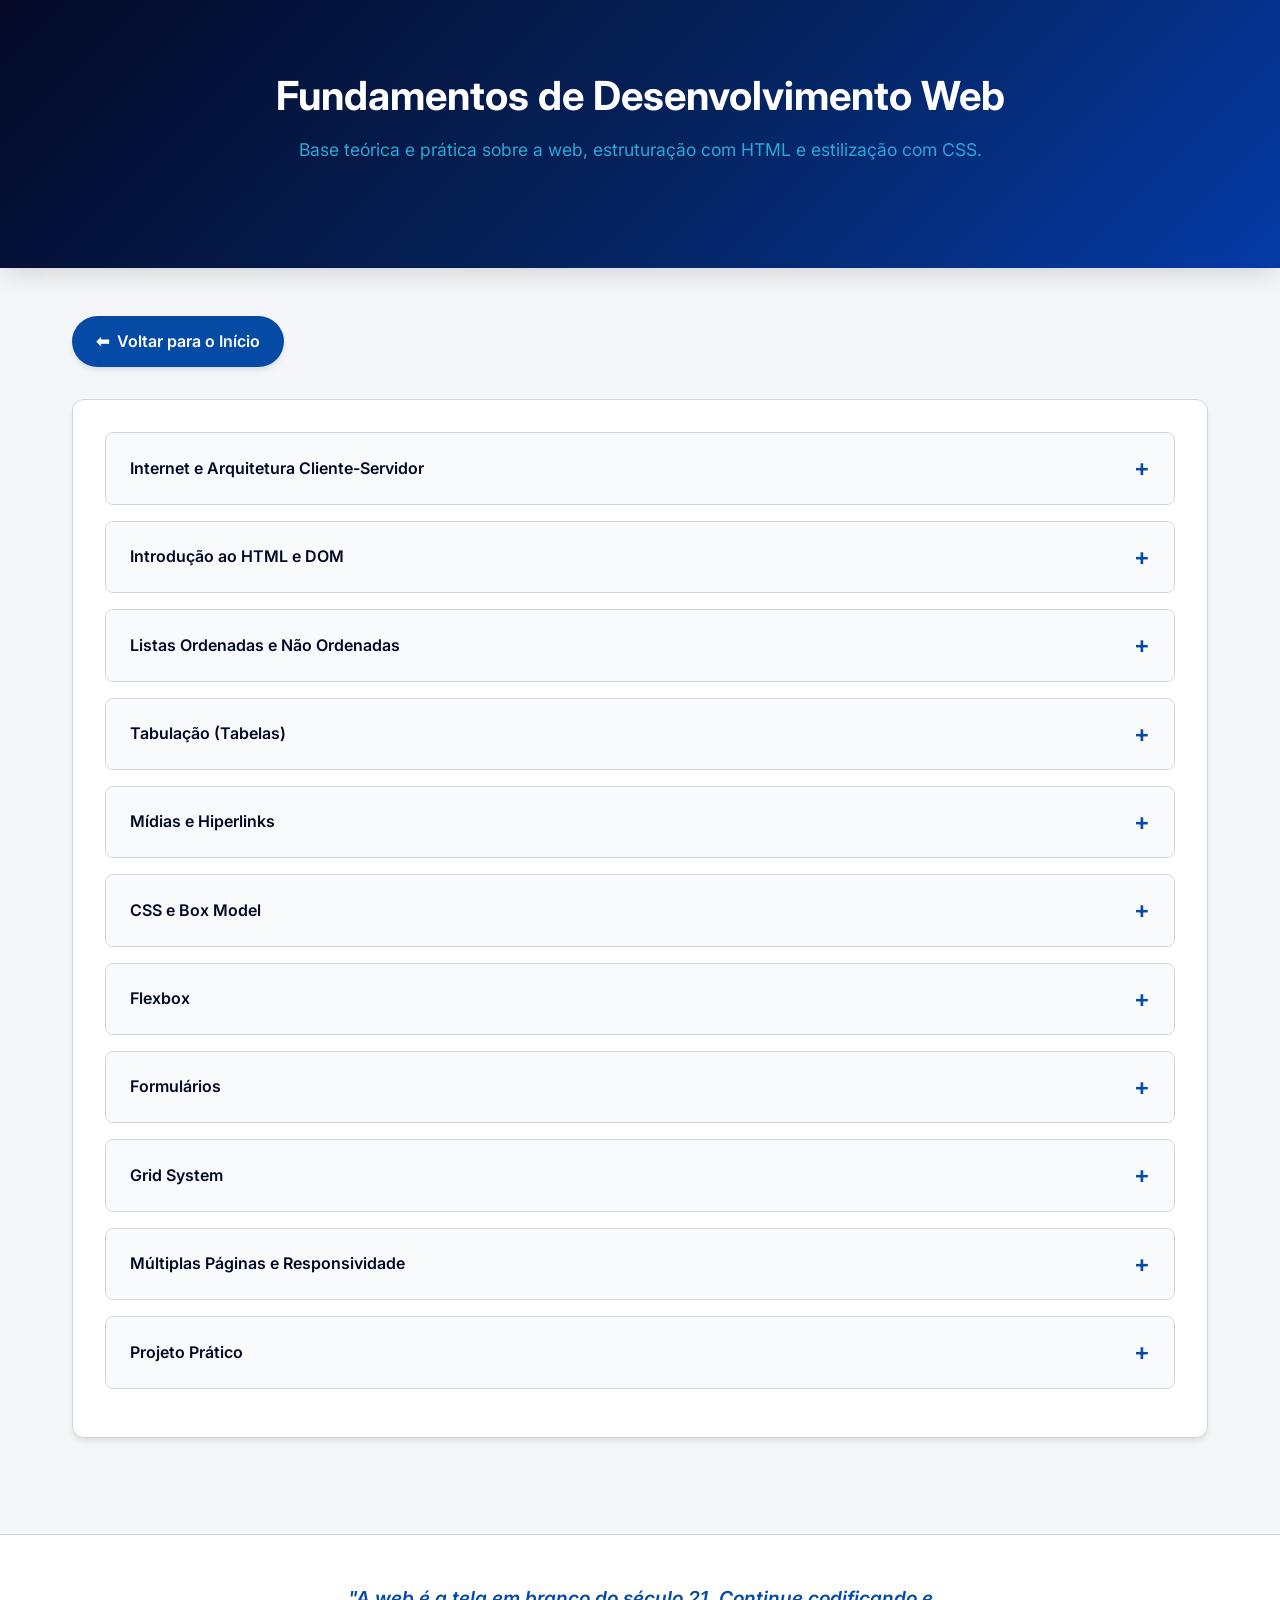
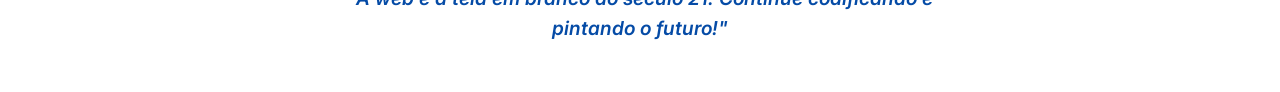
<file: portifolio2/web.html>
<!doctype html>
<html lang="pt-BR">
  <head>
    <meta charset="UTF-8" />
    <meta name="viewport" content="width=device-width, initial-scale=1.0" />
    <title>Fundamentos Web - Meus Estudos</title>
    <link rel="stylesheet" href="style.css" />
  </head>
  <body>
    <header>
      <h1>Fundamentos de Desenvolvimento Web</h1>
      <p>
        Base teórica e prática sobre a web, estruturação com HTML e estilização
        com CSS.
      </p>
    </header>

    <main>
      <a href="index.html" class="btn-voltar"
        ><span>⬅</span> Voltar para o Início</a
      >

      <div
        class="cartao-materia"
        style="
          cursor: default;
          transform: none;
          box-shadow: var(--sombra-leve);
          border-color: var(--cor-borda);
        "
      >
        <details>
          <summary>Internet e Arquitetura Cliente-Servidor</summary>
          <div class="conteudo-unidade">
            <p>
              <strong>Conceito:</strong> A Internet é a rede física. A Web é o
              serviço que roda nela. A arquitetura funciona com um
              <strong>Cliente</strong> (navegador) pedindo informações para um
              <strong>Servidor</strong> (computador que hospeda o site).
            </p>
            <p>
              <strong>2 Níveis:</strong> Cliente direto no Servidor.
              <strong>3 Níveis:</strong> Cliente -> Servidor de Aplicação ->
              Banco de Dados.
            </p>
          </div>
        </details>

        <details>
          <summary>Introdução ao HTML e DOM</summary>
          <div class="conteudo-unidade">
            <p>
              <strong>Conceito:</strong> HTML não é linguagem de programação, é
              marcação. O DOM é a árvore que o navegador cria para ler o HTML.
            </p>
            <p><strong>Exemplo de Estrutura Básica:</strong></p>
            <pre><code>&lt;!doctype html&gt; 
&lt;html lang="pt_br"&gt;
  &lt;head&gt;
    &lt;meta charset="UTF-8" /&gt;
    &lt;meta name="viewport" content="width=device-width, initial-scale=1.0" /&gt;
    &lt;title&gt;Document&lt;/title&gt;
  &lt;/head&gt;
  &lt;body&gt;
    &lt;h1&gt;Olá mundo!&lt;/h1&gt;
    &lt;p&gt;Essa é a estrutura base html-5&lt;/p&gt;
  &lt;/body&gt;
&lt;/html&gt;</code></pre>
          </div>
        </details>

        <details>
          <summary>Listas Ordenadas e Não Ordenadas</summary>
          <div class="conteudo-unidade">
            <p>
              <strong>Conceito:</strong> Usadas para organizar informações.
              <b>&lt;ul&gt;</b> para listas com bolinhas, <b>&lt;ol&gt;</b> para
              listas numeradas.
            </p>
            <p><strong>Exemplo:</strong></p>
            <pre><code>&lt;ul&gt;
    &lt;li&gt;Item sem número&lt;/li&gt;
&lt;/ul&gt;

&lt;ol&gt;
    &lt;li&gt;Primeiro passo&lt;/li&gt;
    &lt;li&gt;Segundo passo&lt;/li&gt;
&lt;/ol&gt;</code></pre>
          </div>
        </details>

        <details>
          <summary>Tabulação (Tabelas)</summary>
          <div class="conteudo-unidade">
            <p>
              <strong>Conceito:</strong> Criação de tabelas de dados usando
              linhas (tr) e colunas/células (td).
            </p>
            <p><strong>Exemplo:</strong></p>
            <pre><code>&lt;table border="1"&gt;
    &lt;tr&gt;
        &lt;th&gt;Nome&lt;/th&gt;
        &lt;th&gt;Idade&lt;/th&gt;
    &lt;/tr&gt;
    &lt;tr&gt;
        &lt;td&gt;João&lt;/td&gt;
        &lt;td&gt;25&lt;/td&gt;
    &lt;/tr&gt;
&lt;/table&gt;</code></pre>
          </div>
        </details>

        <details>
          <summary>Mídias e Hiperlinks</summary>
          <div class="conteudo-unidade">
            <p>
              <strong>Conceito:</strong> Como inserir imagens, vídeos e criar
              links para outras páginas.
            </p>
            <p><strong>Exemplo:</strong></p>
            <pre><code>&lt;!-- Imagem --&gt;
&lt;img src="foto.jpg" alt="Descrição da foto"&gt;

&lt;!-- Link --&gt;
&lt;a href="https://google.com"&gt;Ir para o Google&lt;/a&gt;

&lt;!-- Vídeo --&gt;
&lt;video controls&gt;
    &lt;source src="video.mp4" type="video/mp4"&gt;
&lt;/video&gt;</code></pre>
          </div>
        </details>

        <details>
          <summary>CSS e Box Model</summary>
          <div class="conteudo-unidade">
            <p>
              <strong>Conceito:</strong> CSS estiliza a página. O
              <strong>Box Model</strong> diz que todo elemento é uma caixa com:
              Margin (espaço fora), Border (borda), Padding (espaço dentro) e o
              Conteúdo.
            </p>
            <p><strong>Exemplo:</strong></p>
            <pre><code>/* Seleciona todos os parágrafos */
p {
    color: blue;
    margin: 20px; /* Afasta dos outros elementos */
    padding: 10px; /* Espaço interno */
    border: 1px solid black;
    display: block; /* Ocupa a linha toda */
}</code></pre>
          </div>
        </details>

        <details>
          <summary>Flexbox</summary>
          <div class="conteudo-unidade">
            <p>
              <strong>Conceito:</strong> Sistema de layout unidimensional (linha
              ou coluna) para alinhar itens facilmente.
            </p>
            <p><strong>Exemplo:</strong></p>
            <pre><code>.container-pai {
    display: flex;
    justify-content: center; /* Centraliza na horizontal */
    align-items: center; /* Centraliza na vertical */
    gap: 10px; /* Espaço entre os filhos */
}</code></pre>
          </div>
        </details>

        <details>
          <summary>Formulários</summary>
          <div class="conteudo-unidade">
            <p><strong>Conceito:</strong> Capturar dados do usuário.</p>
            <p><strong>Exemplo:</strong></p>
            <pre><code>&lt;form&gt;
    &lt;label for="nome"&gt;Seu Nome:&lt;/label&gt;
    &lt;input type="text" id="nome" placeholder="Digite aqui"&gt;
    &lt;button type="submit"&gt;Enviar&lt;/button&gt;
&lt;/form&gt;</code></pre>
          </div>
        </details>

        <details>
          <summary>Grid System</summary>
          <div class="conteudo-unidade">
            <p>
              <strong>Conceito:</strong> Sistema de layout bidimensional (linhas
              e colunas ao mesmo tempo).
            </p>
            <p><strong>Exemplo:</strong></p>
            <pre><code>.meu-grid {
    display: grid;
    grid-template-columns: 1fr 1fr; /* Duas colunas iguais */
    gap: 15px;
}</code></pre>
          </div>
        </details>

        <details>
          <summary>Múltiplas Páginas e Responsividade</summary>
          <div class="conteudo-unidade">
            <p>
              <strong>Conceito:</strong> Responsividade é fazer o site se
              adaptar ao celular usando <code>@media</code>. Múltiplas páginas
              são arquivos HTML separados ligados por links.
            </p>
            <p><strong>Exemplo:</strong></p>
            <pre><code>/* Se a tela for menor que 600px, muda a cor */
@media (max-width: 600px) {
    body {
        background-color: lightgray;
    }
}</code></pre>
          </div>
        </details>

        <details>
          <summary>Projeto Prático</summary>
          <div class="conteudo-unidade">
            <p>
              <strong>Conceito:</strong> Etapas finais onde modelamos o projeto
              (Wireframes/Figma), codificamos na prática juntando HTML e CSS, e
              apresentamos o resultado final.
            </p>
          </div>
        </details>
      </div>
    </main>

    <footer>
      <p class="frase-motivacional">
        "A web é a tela em branco do século 21. Continue codificando e pintando
        o futuro!"
      </p>
    </footer>
  </body>
</html>
</file>
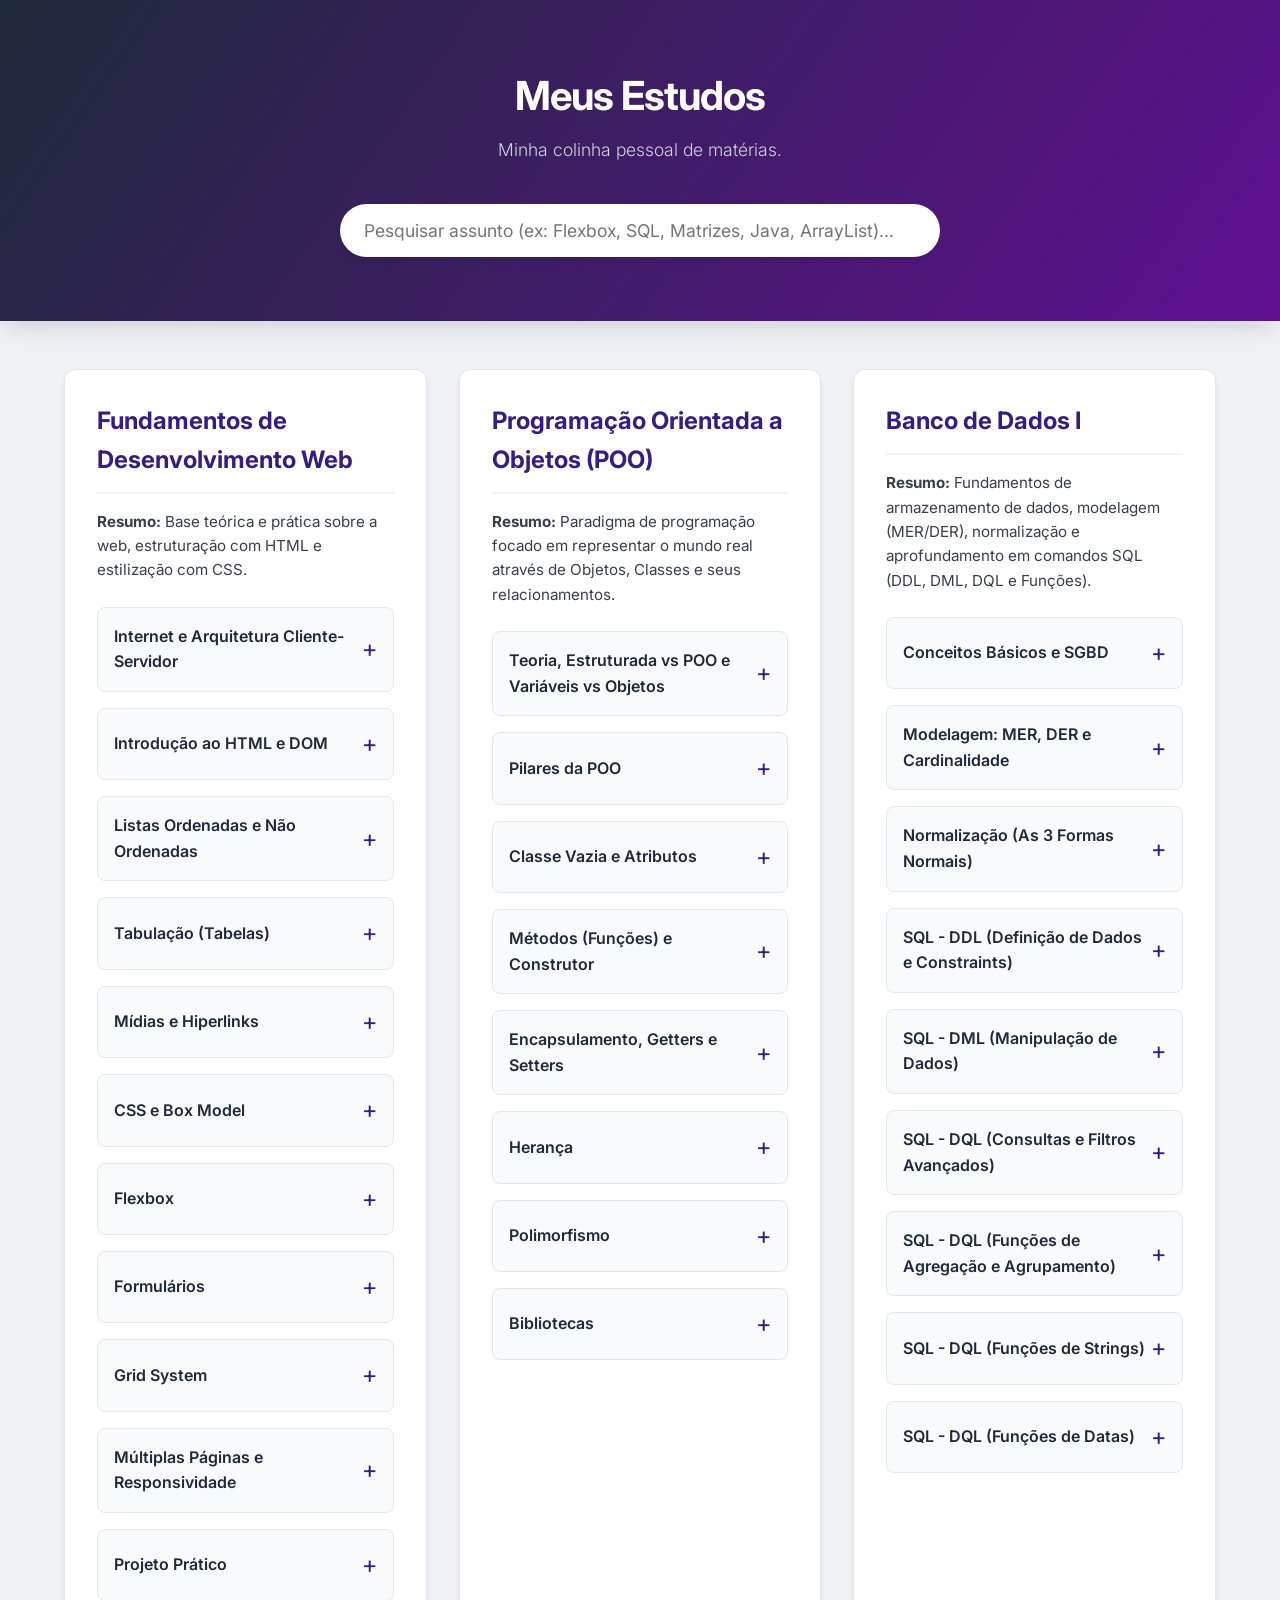
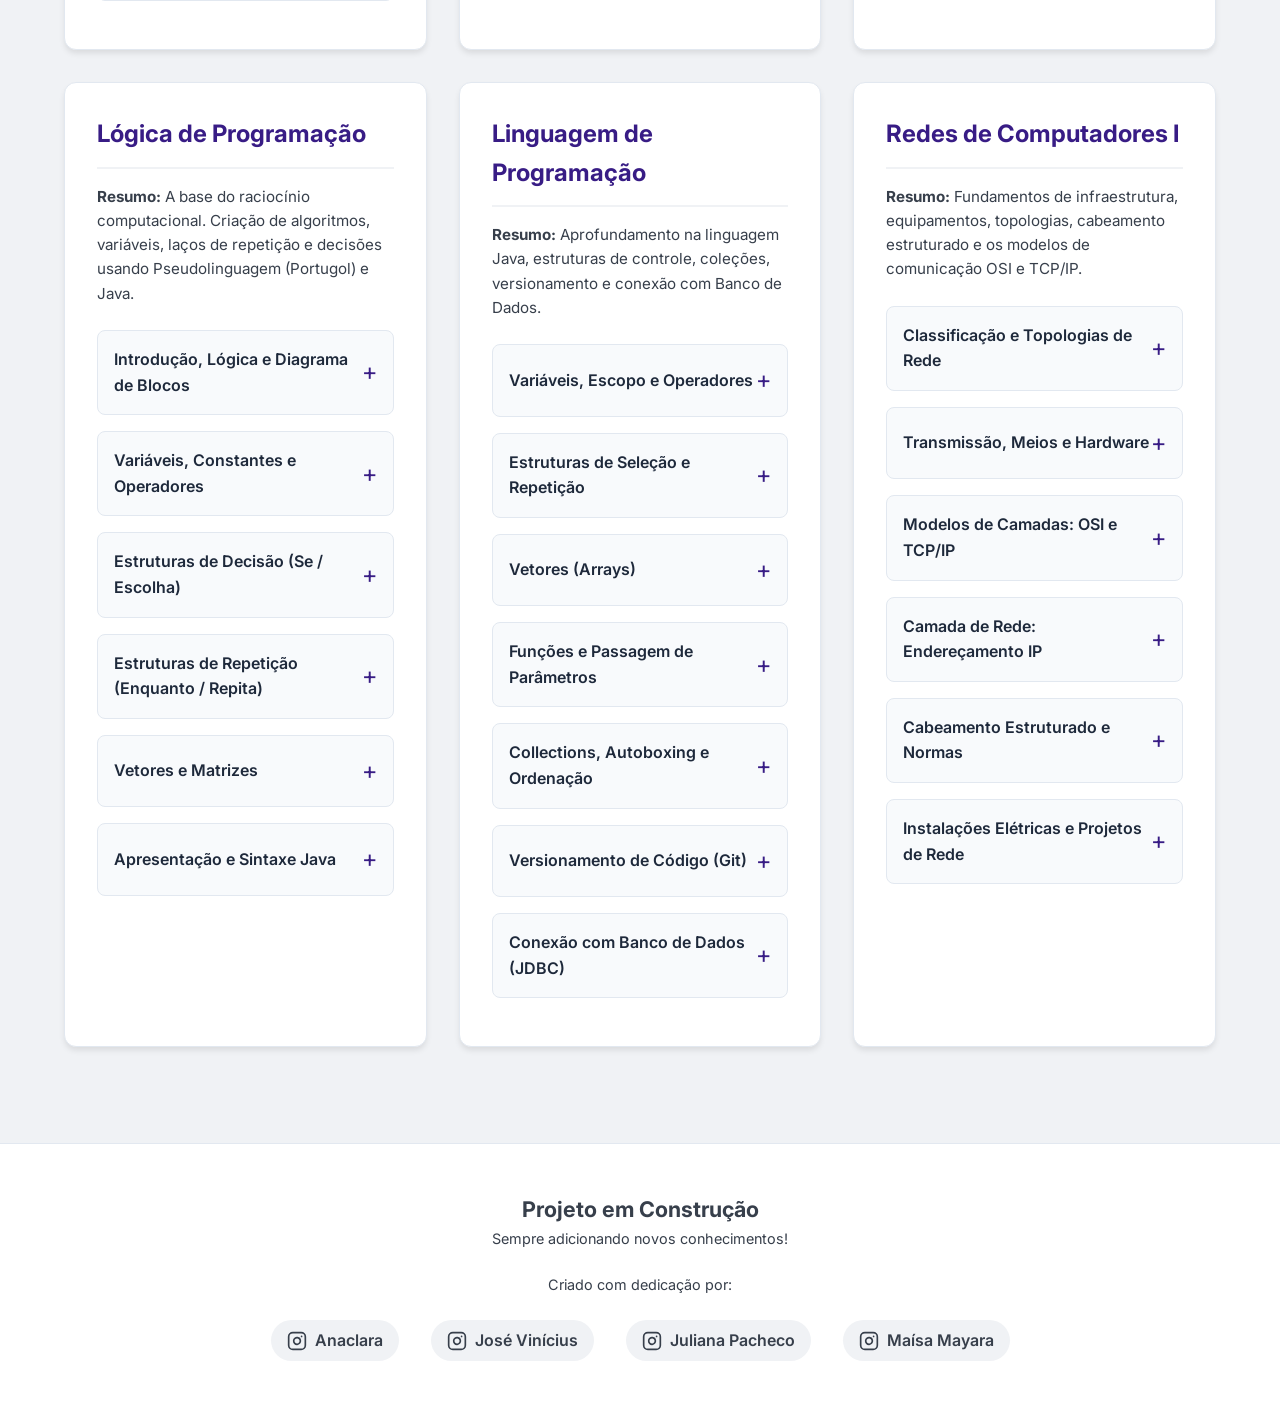
<file: portifólio/Portfólio.html>
<!doctype html>
<html lang="pt-BR">
  <head>
    <meta charset="UTF-8" />
    <meta name="viewport" content="width=device-width, initial-scale=1.0" />
    <title>Portfólio de Estudos</title>
    <link rel="stylesheet" href="style.css" />
  </head>
  <body>
    <header>
      <h1>Meus Estudos</h1>
      <p>Minha colinha pessoal de matérias.</p>
      <input
        type="text"
        id="barraPesquisa"
        placeholder="Pesquisar assunto (ex: Flexbox, SQL, Matrizes, Java, ArrayList)..."
      />
    </header>

    <main id="containerMaterias">
      <!-- ======================================================= -->
      <!-- MATÉRIA 1: Fundamentos de Desenvolvimento Web           -->
      <!-- ======================================================= -->
      <div class="cartao-materia">
        <h2>Fundamentos de Desenvolvimento Web</h2>
        <p>
          <strong>Resumo:</strong> Base teórica e prática sobre a web,
          estruturação com HTML e estilização com CSS.
        </p>

        <details>
          <summary>Internet e Arquitetura Cliente-Servidor</summary>
          <div class="conteudo-unidade">
            <p>
              <strong>Conceito:</strong> A Internet é a rede física. A Web é o
              serviço que roda nela. A arquitetura funciona com um
              <strong>Cliente</strong> (navegador) pedindo informações para um
              <strong>Servidor</strong> (computador que hospeda o site).
            </p>
            <p>
              <strong>2 Níveis:</strong> Cliente direto no Servidor.
              <strong>3 Níveis:</strong> Cliente -> Servidor de Aplicação ->
              Banco de Dados.
            </p>
          </div>
        </details>

        <details>
          <summary>Introdução ao HTML e DOM</summary>
          <div class="conteudo-unidade">
            <p>
              <strong>Conceito:</strong> HTML não é linguagem de programação, é
              marcação. O DOM é a árvore que o navegador cria para ler o HTML.
            </p>
            <p><strong>Exemplo de Estrutura Básica:</strong></p>
            <pre><code>&lt;!doctype html&gt; 
&lt;html lang="pt_br"&gt;
  &lt;head&gt;
    &lt;meta charset="UTF-8" /&gt;
    &lt;meta name="viewport" content="width=device-width, initial-scale=1.0" /&gt;
    &lt;title&gt;Document&lt;/title&gt;
  &lt;/head&gt;
  &lt;body&gt;
    &lt;h1&gt;Olá mundo!&lt;/h1&gt;
    &lt;p&gt;Essa é a estrutura base html-5&lt;/p&gt;
  &lt;/body&gt;
&lt;/html&gt;</code></pre>
          </div>
        </details>

        <details>
          <summary>Listas Ordenadas e Não Ordenadas</summary>
          <div class="conteudo-unidade">
            <p>
              <strong>Conceito:</strong> Usadas para organizar informações.
              <b>&lt;ul&gt;</b> para listas com bolinhas, <b>&lt;ol&gt;</b> para
              listas numeradas.
            </p>
            <p><strong>Exemplo:</strong></p>
            <pre><code>&lt;ul&gt;
    &lt;li&gt;Item sem número&lt;/li&gt;
&lt;/ul&gt;

&lt;ol&gt;
    &lt;li&gt;Primeiro passo&lt;/li&gt;
    &lt;li&gt;Segundo passo&lt;/li&gt;
&lt;/ol&gt;</code></pre>
          </div>
        </details>

        <details>
          <summary>Tabulação (Tabelas)</summary>
          <div class="conteudo-unidade">
            <p>
              <strong>Conceito:</strong> Criação de tabelas de dados usando
              linhas (tr) e colunas/células (td).
            </p>
            <p><strong>Exemplo:</strong></p>
            <pre><code>&lt;table border="1"&gt;
    &lt;tr&gt;
        &lt;th&gt;Nome&lt;/th&gt;
        &lt;th&gt;Idade&lt;/th&gt;
    &lt;/tr&gt;
    &lt;tr&gt;
        &lt;td&gt;João&lt;/td&gt;
        &lt;td&gt;25&lt;/td&gt;
    &lt;/tr&gt;
&lt;/table&gt;</code></pre>
          </div>
        </details>

        <details>
          <summary>Mídias e Hiperlinks</summary>
          <div class="conteudo-unidade">
            <p>
              <strong>Conceito:</strong> Como inserir imagens, vídeos e criar
              links para outras páginas.
            </p>
            <p><strong>Exemplo:</strong></p>
            <pre><code>&lt;!-- Imagem --&gt;
&lt;img src="foto.jpg" alt="Descrição da foto"&gt;

&lt;!-- Link --&gt;
&lt;a href="https://google.com"&gt;Ir para o Google&lt;/a&gt;

&lt;!-- Vídeo --&gt;
&lt;video controls&gt;
    &lt;source src="video.mp4" type="video/mp4"&gt;
&lt;/video&gt;</code></pre>
          </div>
        </details>

        <details>
          <summary>CSS e Box Model</summary>
          <div class="conteudo-unidade">
            <p>
              <strong>Conceito:</strong> CSS estiliza a página. O
              <strong>Box Model</strong> diz que todo elemento é uma caixa com:
              Margin (espaço fora), Border (borda), Padding (espaço dentro) e o
              Conteúdo.
            </p>
            <p><strong>Exemplo:</strong></p>
            <pre><code>/* Seleciona todos os parágrafos */
p {
    color: blue;
    margin: 20px; /* Afasta dos outros elementos */
    padding: 10px; /* Espaço interno */
    border: 1px solid black;
    display: block; /* Ocupa a linha toda */
}</code></pre>
          </div>
        </details>

        <details>
          <summary>Flexbox</summary>
          <div class="conteudo-unidade">
            <p>
              <strong>Conceito:</strong> Sistema de layout unidimensional (linha
              ou coluna) para alinhar itens facilmente.
            </p>
            <p><strong>Exemplo:</strong></p>
            <pre><code>.container-pai {
    display: flex;
    justify-content: center; /* Centraliza na horizontal */
    align-items: center; /* Centraliza na vertical */
    gap: 10px; /* Espaço entre os filhos */
}</code></pre>
          </div>
        </details>

        <details>
          <summary>Formulários</summary>
          <div class="conteudo-unidade">
            <p><strong>Conceito:</strong> Capturar dados do usuário.</p>
            <p><strong>Exemplo:</strong></p>
            <pre><code>&lt;form&gt;
    &lt;label for="nome"&gt;Seu Nome:&lt;/label&gt;
    &lt;input type="text" id="nome" placeholder="Digite aqui"&gt;
    &lt;button type="submit"&gt;Enviar&lt;/button&gt;
&lt;/form&gt;</code></pre>
          </div>
        </details>

        <details>
          <summary>Grid System</summary>
          <div class="conteudo-unidade">
            <p>
              <strong>Conceito:</strong> Sistema de layout bidimensional (linhas
              e colunas ao mesmo tempo).
            </p>
            <p><strong>Exemplo:</strong></p>
            <pre><code>.meu-grid {
    display: grid;
    grid-template-columns: 1fr 1fr; /* Duas colunas iguais */
    gap: 15px;
}</code></pre>
          </div>
        </details>

        <details>
          <summary>Múltiplas Páginas e Responsividade</summary>
          <div class="conteudo-unidade">
            <p>
              <strong>Conceito:</strong> Responsividade é fazer o site se
              adaptar ao celular usando <code>@media</code>. Múltiplas páginas
              são arquivos HTML separados ligados por links.
            </p>
            <p><strong>Exemplo:</strong></p>
            <pre><code>/* Se a tela for menor que 600px, muda a cor */
@media (max-width: 600px) {
    body {
        background-color: lightgray;
    }
}</code></pre>
          </div>
        </details>

        <details>
          <summary>Projeto Prático</summary>
          <div class="conteudo-unidade">
            <p>
              <strong>Conceito:</strong> Etapas finais onde modelamos o projeto
              (Wireframes/Figma), codificamos na prática juntando HTML e CSS, e
              apresentamos o resultado final.
            </p>
          </div>
        </details>
      </div>

      <!-- ======================================================= -->
      <!-- MATÉRIA 2: Programação Orientada a Objetos (POO)        -->
      <!-- ======================================================= -->
      <div class="cartao-materia">
        <h2>Programação Orientada a Objetos (POO)</h2>
        <p>
          <strong>Resumo:</strong> Paradigma de programação focado em
          representar o mundo real através de Objetos, Classes e seus
          relacionamentos.
        </p>

        <details>
          <summary>Teoria, Estruturada vs POO e Variáveis vs Objetos</summary>
          <div class="conteudo-unidade">
            <p>
              <strong>Conceito:</strong> Na programação estruturada, o código é
              uma sequência de funções (ações). Na POO, o código é um conjunto
              de <strong>Objetos</strong> que interagem entre si. Variáveis
              comuns guardam apenas um valor (ex: <code>int idade = 20;</code>).
              Objetos guardam <strong>Atributos</strong> (características) e
              <strong>Métodos</strong> (ações/comportamentos) juntos.
            </p>
          </div>
        </details>

        <details>
          <summary>Pilares da POO</summary>
          <div class="conteudo-unidade">
            <p>
              <strong>Conceito:</strong> A base da POO se resume em 4 regras
              fundamentais:
            </p>
            <ul>
              <li>
                <strong>Abstração:</strong> Pegar algo do mundo real e trazer só
                o que importa para o código.
              </li>
              <li>
                <strong>Encapsulamento:</strong> Proteger os dados, escondendo o
                que não precisa ser visto de fora.
              </li>
              <li>
                <strong>Herança:</strong> Uma classe "filha" herda
                características de uma classe "mãe".
              </li>
              <li>
                <strong>Polimorfismo:</strong> Objetos diferentes podem
                responder ao mesmo comando de formas diferentes.
              </li>
            </ul>
          </div>
        </details>

        <details>
          <summary>Classe Vazia e Atributos</summary>
          <div class="conteudo-unidade">
            <p>
              <strong>Conceito:</strong> A <strong>Classe</strong> é o molde (a
              planta da casa). O <strong>Objeto</strong> é a casa construída.
              Atributos são as características desse molde.
            </p>
            <p><strong>Exemplo:</strong></p>
            <pre><code>// Criando a classe (O Molde)
public class Carro {
    // Atributos (Características)
    String cor;
    String modelo;
    int ano;
}</code></pre>
          </div>
        </details>

        <details>
          <summary>Métodos (Funções) e Construtor</summary>
          <div class="conteudo-unidade">
            <p>
              <strong>Conceito:</strong> Métodos são as ações que o objeto faz.
              O <strong>Construtor</strong> é um método especial chamado
              automaticamente quando o objeto nasce (é instanciado com
              <code>new</code>).
            </p>
            <p><strong>Exemplo:</strong></p>
            <pre><code>public class Carro {
    String modelo;

    // Método Construtor (Tem o mesmo nome da classe)
    public Carro(String modeloEscolhido) {
        this.modelo = modeloEscolhido;
    }

    // Método comum (Ação)
    public void acelerar() {
        System.out.println("Vrum vrum!");
    }
}

// Criando o objeto na prática:
Carro meuCarro = new Carro("Fusca");
meuCarro.acelerar();</code></pre>
          </div>
        </details>

        <details>
          <summary>Encapsulamento, Getters e Setters</summary>
          <div class="conteudo-unidade">
            <p>
              <strong>Conceito:</strong> Para proteger os dados
              (Encapsulamento), deixamos os atributos como
              <code>private</code> (privados). Para acessá-los ou alterá-los de
              forma segura, usamos métodos públicos chamados
              <strong>Get</strong> (pegar) e <strong>Set</strong> (alterar).
            </p>
            <p><strong>Exemplo:</strong></p>
            <pre><code>public class ContaBancaria {
    // Privado: Ninguém de fora mexe direto aqui
    private double saldo;

    // Setter: Regra para alterar o saldo
    public void setSaldo(double valor) {
        if(valor > 0) {
            this.saldo = valor;
        }
    }

    // Getter: Regra para ver o saldo
    public double getSaldo() {
        return this.saldo;
    }
}</code></pre>
          </div>
        </details>

        <details>
          <summary>Herança</summary>
          <div class="conteudo-unidade">
            <p>
              <strong>Conceito:</strong> Permite criar uma nova classe
              aproveitando o código de uma classe que já existe. Usa-se a
              palavra <code>extends</code>.
            </p>
            <p><strong>Exemplo:</strong></p>
            <pre><code>// Classe Mãe
public class Animal {
    public void comer() {
        System.out.println("Comendo...");
    }
}

// Classe Filha (Herda de Animal)
public class Cachorro extends Animal {
    public void latir() {
        System.out.println("Au au!");
    }
}</code></pre>
          </div>
        </details>

        <details>
          <summary>Polimorfismo</summary>
          <div class="conteudo-unidade">
            <p>
              <strong>Conceito:</strong> "Muitas formas". É quando a classe
              filha reescreve (sobrescreve) um método da classe mãe para fazer a
              mesma ação, mas do seu próprio jeito.
            </p>
            <p><strong>Exemplo:</strong></p>
            <pre><code>public class Animal {
    public void fazerSom() {
        System.out.println("Som de animal");
    }
}

public class Gato extends Animal {
    // Reescrevendo o método da mãe
    @Override
    public void fazerSom() {
        System.out.println("Miau!");
    }
}</code></pre>
          </div>
        </details>

        <details>
          <summary>Bibliotecas</summary>
          <div class="conteudo-unidade">
            <p>
              <strong>Conceito:</strong> Bibliotecas são pacotes de códigos
              prontos feitos por outros programadores que importamos para
              facilitar a vida.
            </p>
          </div>
        </details>
      </div>
      <!-- ======================================================= -->
      <!-- MATÉRIA 3: Banco de Dados I                             -->
      <!-- ======================================================= -->
      <div class="cartao-materia">
        <h2>Banco de Dados I</h2>
        <p>
          <strong>Resumo:</strong> Fundamentos de armazenamento de dados,
          modelagem (MER/DER), normalização e aprofundamento em comandos SQL
          (DDL, DML, DQL e Funções).
        </p>

        <details>
          <summary>Conceitos Básicos e SGBD</summary>
          <div class="conteudo-unidade">
            <p>
              <strong>Dados vs Informação:</strong> Dado é um fato bruto (ex:
              "25"). Informação é o dado com significado (ex: "Idade: 25").
              Conhecimento é a aplicação da informação.
            </p>
            <p>
              <strong>SGBD:</strong> Sistema Gerenciador de Banco de Dados. É o
              software que gerencia os dados (ex: MySQL, PostgreSQL, Oracle).
            </p>
          </div>
        </details>

        <details>
          <summary>Modelagem: MER, DER e Cardinalidade</summary>
          <div class="conteudo-unidade">
            <p>
              <strong>MER (Modelo Entidade Relacionamento):</strong> É a ideia
              teórica de como as coisas se conectam.
            </p>
            <p>
              <strong>DER (Diagrama):</strong> É o desenho visual dessa ideia
              (caixinhas e linhas).
            </p>
            <p>
              <strong>Cardinalidade:</strong> Define como as tabelas se
              relacionam:
            </p>
            <ul>
              <li>
                <strong>1:1</strong> (Um para Um) - Ex: Uma pessoa tem um CPF.
              </li>
              <li>
                <strong>1:N</strong> (Um para Muitos) - Ex: Um cliente faz
                vários pedidos.
              </li>
              <li>
                <strong>N:M</strong> (Muitos para Muitos) - Ex: Vários alunos
                cursam várias disciplinas.
              </li>
            </ul>
          </div>
        </details>

        <details>
          <summary>Normalização (As 3 Formas Normais)</summary>
          <div class="conteudo-unidade">
            <p>
              <strong>Conceito:</strong> Regras para evitar repetição de dados e
              inconsistências.
            </p>
            <ul>
              <li>
                <strong>1FN:</strong> Os dados devem ser atômicos (não pode ter
                múltiplos valores na mesma célula, ex: dois telefones juntos).
              </li>
              <li>
                <strong>2FN:</strong> Estar na 1FN e todos os atributos devem
                depender de TODA a chave primária.
              </li>
              <li>
                <strong>3FN:</strong> Estar na 2FN e nenhum atributo pode
                depender de outro atributo que não seja a chave primária (sem
                dependência transitiva).
              </li>
            </ul>
          </div>
        </details>

        <details>
          <summary>SQL - DDL (Definição de Dados e Constraints)</summary>
          <div class="conteudo-unidade">
            <p>
              <strong>Conceito:</strong> Comandos para criar e alterar a
              ESTRUTURA do banco (Tabelas, Colunas, Índices e Restrições).
            </p>
            <p><strong>Constraints (Restrições):</strong></p>
            <ul>
              <li>
                <strong>PRIMARY KEY (PK):</strong> Chave primária, identificador
                único.
              </li>
              <li>
                <strong>FOREIGN KEY (FK):</strong> Chave estrangeira, garante
                integridade referencial.
              </li>
              <li>
                <strong>UNIQUE:</strong> Garante que o valor não se repita na
                coluna.
              </li>
              <li>
                <strong>AUTO_INCREMENT:</strong> Gera números sequenciais
                automaticamente.
              </li>
            </ul>
            <p><strong>Exemplos (CREATE, ALTER, DROP, INDEX):</strong></p>
            <pre><code>-- Criar Banco e Usar
CREATE DATABASE locadora;
USE locadora;

-- Criar tabela com Constraints
CREATE TABLE cliente (
    clie_codigo INT AUTO_INCREMENT,
    clie_nome VARCHAR(100) NOT NULL,
    clie_cpf VARCHAR(14) UNIQUE,
    CONSTRAINT pk_cliente PRIMARY KEY (clie_codigo)
);

-- Alterar tabela (Adicionar, Modificar, Excluir colunas)
ALTER TABLE cliente ADD clie_celular VARCHAR(15);
ALTER TABLE cliente MODIFY clie_celular VARCHAR(20);
ALTER TABLE cliente DROP clie_celular;

-- Adicionar Chave Estrangeira via ALTER
ALTER TABLE titulo ADD CONSTRAINT fk_titulo_categoria 
FOREIGN KEY (cate_codigo) REFERENCES categoria(cate_codigo);

-- Criar Índice para buscas mais rápidas
CREATE INDEX ix_cliente_nome ON cliente (clie_nome);</code></pre>
          </div>
        </details>

        <details>
          <summary>SQL - DML (Manipulação de Dados)</summary>
          <div class="conteudo-unidade">
            <p>
              <strong>Conceito:</strong> Comandos para inserir, atualizar e
              excluir DADOS nas tabelas.
            </p>
            <p><strong>Exemplos (INSERT, UPDATE, DELETE):</strong></p>
            <pre><code>-- Inserir um dado (informando colunas)
INSERT INTO filme (film_titulo, film_ano) VALUES ('THE BATMAN', 2022);

-- Inserir múltiplos dados de uma vez
INSERT INTO exibicao (cine_codigo, film_codigo) VALUES 
(1, 1), (1, 2), (2, 3);

-- Atualizar dados (Sempre use WHERE!)
UPDATE cinema 
SET cine_cidade = 'Manaus', cine_uf = 'AM' 
WHERE cine_codigo = 1;

-- Excluir dados (Sempre use WHERE!)
DELETE FROM locacao 
WHERE film_codigo = 21;</code></pre>
          </div>
        </details>

        <details>
          <summary>SQL - DQL (Consultas e Filtros Avançados)</summary>
          <div class="conteudo-unidade">
            <p>
              <strong>Conceito:</strong> O comando <code>SELECT</code> recupera
              dados. Podemos usar operadores lógicos (AND, OR, NOT) e
              relacionais (=, >, <, !=).
            </p>
            <p><strong>Filtros Especiais:</strong></p>
            <ul>
              <li>
                <strong>IN / NOT IN:</strong> Busca valores dentro de uma lista
                específica.
              </li>
              <li>
                <strong>BETWEEN:</strong> Busca valores dentro de um intervalo.
              </li>
              <li>
                <strong>LIKE:</strong> Busca partes de uma string (<code
                  >%</code
                >
                para vários caracteres, <code>_</code> para um caractere).
              </li>
              <li>
                <strong>IS NULL / IS NOT NULL:</strong> Testa a ausência de
                valor.
              </li>
              <li><strong>DISTINCT:</strong> Remove resultados repetidos.</li>
              <li>
                <strong>LIMIT / OFFSET:</strong> Limita a quantidade de linhas e
                diz de onde começar a ler.
              </li>
              <li>
                <strong>ORDER BY:</strong> Ordena o resultado (ASC para
                crescente, DESC para decrescente).
              </li>
            </ul>
            <p><strong>Exemplos:</strong></p>
            <pre><code>-- Uso do IN e DISTINCT
SELECT DISTINCT elei_zona FROM eleitor 
WHERE elei_nome IN ('PEDRO', 'MARIA');

-- Uso do LIKE (Nomes que começam com M)
SELECT func_nome FROM funcionario 
WHERE func_nome LIKE 'M%';

-- Uso do BETWEEN e IS NOT NULL
SELECT * FROM cliente 
WHERE clie_dt_cadastro BETWEEN '2022-01-01' AND '2022-12-31'
AND clie_foto IS NOT NULL;

-- Paginação com LIMIT e OFFSET (Pega 5 registros pulando os 3 primeiros)
SELECT * FROM candidato 
ORDER BY cand_numero DESC 
LIMIT 5 OFFSET 3;</code></pre>
          </div>
        </details>

        <details>
          <summary>SQL - DQL (Funções de Agregação e Agrupamento)</summary>
          <div class="conteudo-unidade">
            <p>
              <strong>Conceito:</strong> Funções que realizam cálculos em um
              conjunto de resultados. O <code>GROUP BY</code> agrupa esses
              resultados, e o <code>HAVING</code> filtra esses grupos.
            </p>
            <ul>
              <li><strong>COUNT:</strong> Conta o número de linhas.</li>
              <li><strong>SUM:</strong> Soma os valores numéricos.</li>
              <li>
                <strong>MAX / MIN:</strong> Retorna o maior / menor valor.
              </li>
              <li><strong>AVG:</strong> Calcula a média aritmética.</li>
            </ul>
            <p><strong>Exemplos:</strong></p>
            <pre><code>-- Funções matemáticas básicas
SELECT 
    COUNT(*) AS "Qtd Candidatos",
    MAX(cand_numero) AS "Maior Número",
    AVG(cand_numero) AS "Média"
FROM candidato;

-- Agrupando dados (GROUP BY) e filtrando o grupo (HAVING)
SELECT part_numero, COUNT(*) AS "Qtd de Candidatos" 
FROM candidato 
GROUP BY part_numero 
HAVING COUNT(*) > 5 
ORDER BY part_numero;</code></pre>
          </div>
        </details>

        <details>
          <summary>SQL - DQL (Funções de Strings)</summary>
          <div class="conteudo-unidade">
            <p>
              <strong>Conceito:</strong> Funções nativas para manipular textos
              (caracteres) direto no banco de dados.
            </p>
            <p><strong>Principais Funções:</strong></p>
            <pre><code>-- CONCAT: Junta textos
SELECT CONCAT('Nome: ', elei_nome, ' - Zona: ', elei_zona) FROM eleitor;

-- CHAR_LENGTH: Conta a quantidade de caracteres
SELECT CHAR_LENGTH('Rondônia');

-- UPPER / LOWER: Maiúsculas e Minúsculas
SELECT UPPER('instituto'), LOWER('FEDERAL');

-- TRIM / LTRIM / RTRIM: Remove espaços em branco
SELECT TRIM('   IFRO   ');

-- REPLACE: Substitui uma palavra por outra
SELECT REPLACE('GUAJARÁ-MIRIM', 'MIRIM', 'MIRIM/RO');

-- SUBSTR: Extrai um pedaço do texto (A partir da pos 11, pega 5 letras)
SELECT SUBSTR('INSTITUTO FEDERAL', 11, 5);</code></pre>
          </div>
        </details>

        <details>
          <summary>SQL - DQL (Funções de Datas)</summary>
          <div class="conteudo-unidade">
            <p>
              <strong>Conceito:</strong> Funções para manipular, formatar e
              fazer cálculos com datas e horas.
            </p>
            <p><strong>Principais Funções:</strong></p>
            <pre><code>-- CURDATE() e NOW(): Data atual / Data e Hora atual
SELECT CURDATE(), NOW();

-- Extrair partes da data
SELECT DAY(CURDATE()), MONTH(CURDATE()), YEAR(CURDATE());

-- DATE_ADD / DATE_SUB: Somar ou subtrair dias/meses/anos
SELECT DATE_ADD('2022-01-01', INTERVAL 150 DAY);
SELECT DATE_SUB(CURDATE(), INTERVAL 2 MONTH);

-- DATEDIFF: Diferença de dias entre duas datas
SELECT DATEDIFF('2022-03-14', '2022-01-14');

-- DATE_FORMAT: Formatar a data para o padrão brasileiro
SELECT DATE_FORMAT(CURDATE(), '%d/%m/%Y') AS "Data Formatada";
SELECT DATE_FORMAT(NOW(), '%d/%m/%Y %H:%i:%s');</code></pre>
          </div>
        </details>
      </div>

      <!-- ======================================================= -->
      <!-- MATÉRIA 4: Lógica de Programação                        -->
      <!-- ======================================================= -->
      <div class="cartao-materia">
        <h2>Lógica de Programação</h2>
        <p>
          <strong>Resumo:</strong> A base do raciocínio computacional. Criação
          de algoritmos, variáveis, laços de repetição e decisões usando
          Pseudolinguagem (Portugol) e Java.
        </p>

        <details>
          <summary>Introdução, Lógica e Diagrama de Blocos</summary>
          <div class="conteudo-unidade">
            <p>
              <strong>Conceito:</strong> Lógica é a organização do pensamento
              para resolver um problema (Algoritmo). O computador executa passos
              em <strong>sequência</strong>.
            </p>
            <p>
              <strong>Diagrama de Blocos:</strong> Representação visual do
              algoritmo usando formas geométricas (ex: losango para decisão,
              retângulo para processamento).
            </p>
            <p>
              <strong>Paradigmas:</strong> Estruturada (foco em
              funções/sequência) vs Orientada a Objetos (foco em objetos do
              mundo real).
            </p>
          </div>
        </details>

        <details>
          <summary>Variáveis, Constantes e Operadores</summary>
          <div class="conteudo-unidade">
            <p>
              <strong>Conceito:</strong> <strong>Variável</strong> guarda um
              valor que pode mudar durante o programa.
              <strong>Constante</strong> guarda um valor fixo.
            </p>
            <p>
              <strong>Operadores:</strong> Aritméticos (+, -, *, /) e Lógicos
              (E, OU, NÃO).
            </p>
            <p><strong>Exemplo (Portugol):</strong></p>
            <pre><code>algoritmo "ExemploVariaveis"
var
   idade: inteiro
   nome: caractere
   PI: real // Constante
inicio
   idade &lt;- 20
   nome &lt;- "Maria"
   PI &lt;- 3.14
   escreval("O nome é: ", nome)
fimalgoritmo</code></pre>
          </div>
        </details>

        <details>
          <summary>Estruturas de Decisão (Se / Escolha)</summary>
          <div class="conteudo-unidade">
            <p>
              <strong>Conceito:</strong> O programa toma caminhos diferentes
              dependendo de uma condição (Lógica Booleana: Verdadeiro ou Falso).
            </p>
            <p><strong>Exemplo (Portugol):</strong></p>
            <pre><code>// Estrutura SE / SENAO
se (idade >= 18) entao
   escreval("Maior de idade")
senao
   escreval("Menor de idade")
fimse

// Estrutura ESCOLHA / CASO
escolha (opcao)
   caso 1
      escreval("Você escolheu 1")
   caso 2
      escreval("Você escolheu 2")
   outrocaso
      escreval("Opção inválida")
fimescolha</code></pre>
          </div>
        </details>

        <details>
          <summary>Estruturas de Repetição (Enquanto / Repita)</summary>
          <div class="conteudo-unidade">
            <p>
              <strong>Conceito:</strong> Usado para executar um bloco de código
              várias vezes sem precisar reescrever.
            </p>
            <ul>
              <li>
                <strong>Enquanto (Teste no início):</strong> Só entra no laço se
                a condição for verdadeira.
              </li>
              <li>
                <strong>Repita (Teste no fim):</strong> Executa pelo menos uma
                vez antes de testar a condição.
              </li>
            </ul>
            <p><strong>Exemplo (Portugol):</strong></p>
            <pre><code>// ENQUANTO (Teste no início)
contador &lt;- 1
enquanto (contador &lt;= 5) faca
   escreval(contador)
   contador &lt;- contador + 1
fimenquanto

// REPITA (Teste no fim)
contador &lt;- 1
repita
   escreval(contador)
   contador &lt;- contador + 1
ate (contador > 5)</code></pre>
          </div>
        </details>

        <details>
          <summary>Vetores e Matrizes</summary>
          <div class="conteudo-unidade">
            <p>
              <strong>Conceito:</strong> São variáveis compostas que guardam
              vários valores do mesmo tipo.
            </p>
            <p>
              <strong>Vetor:</strong> Unidimensional (uma linha, como uma
              lista).<br />
              <strong>Matriz:</strong> Bidimensional (linhas e colunas, como uma
              tabela).
            </p>
            <p><strong>Exemplo (Portugol):</strong></p>
            <pre><code>var
   // Vetor de 5 posições
   notas: vetor [1..5] de real
   
   // Matriz de 3 linhas e 3 colunas
   tabuleiro: vetor [1..3, 1..3] de inteiro
inicio
   notas[1] &lt;- 8.5
   tabuleiro[1, 2] &lt;- 9
fimalgoritmo</code></pre>
          </div>
        </details>

        <details>
          <summary>Apresentação e Sintaxe Java</summary>
          <div class="conteudo-unidade">
            <p>
              <strong>Conceito:</strong> Java é uma linguagem fortemente tipada,
              orientada a objetos e multiplataforma (roda na JVM - Java Virtual
              Machine). O lema é "Escreva uma vez, rode em qualquer lugar".
            </p>
            <p>
              <strong>Sintaxe Básica:</strong> Todo código Java precisa estar
              dentro de uma <code>class</code>. O ponto de partida do programa é
              o método <code>main</code>.
            </p>
            <p><strong>Exemplo (Java):</strong></p>
            <pre><code>// A classe deve ter o mesmo nome do arquivo
public class MeuPrograma {
    
    // Método principal (Onde a execução começa)
    public static void main(String[] args) {
        
        // Imprimindo na tela
        System.out.println("Olá, Mundo!");

        // Declaração de variáveis (Tipo nome = valor;)
        int idade = 25;
        double altura = 1.75;
        String nome = "João";
        boolean gostaDeCafe = true;
    }
}</code></pre>
          </div>
        </details>
      </div>

      <!-- ======================================================= -->
      <!-- MATÉRIA 5: Linguagem de Programação (Java Avançado)     -->
      <!-- ======================================================= -->
      <div class="cartao-materia">
        <h2>Linguagem de Programação</h2>
        <p>
          <strong>Resumo:</strong> Aprofundamento na linguagem Java, estruturas
          de controle, coleções, versionamento e conexão com Banco de Dados.
        </p>

        <details>
          <summary>Variáveis, Escopo e Operadores</summary>
          <div class="conteudo-unidade">
            <p>
              <strong>Tipos Primitivos:</strong> <code>int</code> (inteiro),
              <code>double</code> (decimal),
              <code>boolean</code> (verdadeiro/falso), <code>char</code> (um
              caractere).
            </p>
            <p>
              <strong>Escopo (Global vs Local):</strong> Variável local só
              existe dentro do bloco onde foi criada (ex: dentro de um método).
              Variável global (atributo de classe) pode ser vista por toda a
              classe.
            </p>
            <p>
              <strong>Operadores:</strong> Aritméticos (<code>+ - * / %</code>),
              Relacionais (<code>== != > &lt; >= &lt;=</code>) e Lógicos (<code
                >&&</code
              >
              para E, <code>||</code> para OU).
            </p>
          </div>
        </details>

        <details>
          <summary>Estruturas de Seleção e Repetição</summary>
          <div class="conteudo-unidade">
            <p>
              <strong>Seleção:</strong> <code>if/else</code> (Se/Senão) e
              <code>switch/case</code> (Escolha/Caso).
            </p>
            <p>
              <strong>Repetição:</strong> <code>for</code> (Para),
              <code>while</code> (Enquanto) e
              <code>do/while</code> (Faça/Enquanto).
            </p>
            <p><strong>Exemplo (Java):</strong></p>
            <pre><code>// Condicional IF
if (nota >= 7) {
    System.out.println("Aprovado");
} else {
    System.out.println("Reprovado");
}

// Laço FOR (Início; Condição; Incremento)
for (int i = 1; i <= 5; i++) {
    System.out.println("Contagem: " + i);
}</code></pre>
          </div>
        </details>

        <details>
          <summary>Vetores (Arrays)</summary>
          <div class="conteudo-unidade">
            <p>
              <strong>Conceito:</strong> Estrutura de tamanho FIXO que guarda
              vários valores do mesmo tipo. A primeira posição é sempre o índice
              <code>0</code>.
            </p>
            <p><strong>Exemplo (Java):</strong></p>
            <pre><code>// Criando um vetor de 3 posições
int[] numeros = new int[3];
numeros[0] = 10;
numeros[1] = 20;
numeros[2] = 30;

// Acessando o valor
System.out.println(numeros[1]); // Imprime 20</code></pre>
          </div>
        </details>

        <details>
          <summary>Funções e Passagem de Parâmetros</summary>
          <div class="conteudo-unidade">
            <p>
              <strong>Funções/Procedimentos:</strong> Em Java chamamos de
              Métodos. Se retorna algo, tem um tipo (ex: <code>int</code>). Se
              não retorna, usamos <code>void</code>.
            </p>
            <p>
              <strong>Passagem por Valor vs Referência:</strong> No Java, TUDO é
              passado por valor (uma cópia). Porém, quando passamos um Objeto, o
              valor copiado é a "referência" (o controle remoto) dele. Se
              alterar o objeto dentro do método, altera o original.
            </p>
            <p><strong>Exemplo (Java):</strong></p>
            <pre><code>// Método que soma e RETORNA um valor
public int somar(int a, int b) {
    return a + b;
}

// Método VOID (só executa, não retorna nada)
public void imprimirNome(String nome) {
    System.out.println("Nome: " + nome);
}</code></pre>
          </div>
        </details>

        <details>
          <summary>Collections, Autoboxing e Ordenação</summary>
          <div class="conteudo-unidade">
            <p>
              <strong>Collections:</strong> Diferente do Vetor, listas como
              <code>ArrayList</code> e <code>LinkedList</code> têm tamanho
              DINÂMICO (crescem sozinhas).
            </p>
            <p>
              <strong>Autoboxing/Unboxing:</strong> É a conversão automática que
              o Java faz entre tipos primitivos (<code>int</code>) e suas
              Classes (<code>Integer</code>), pois Coleções só aceitam Objetos.
            </p>
            <p><strong>Exemplo (Java):</strong></p>
            <pre><code>import java.util.ArrayList;
import java.util.Collections;

public class TesteLista {
    public static void main(String[] args) {
        // Criando uma Lista Dinâmica
        ArrayList&lt;String&gt; nomes = new ArrayList&lt;&gt;();
        
        nomes.add("Zeca");
        nomes.add("Ana");
        nomes.add("Pedro");

        // Ordenando a lista em ordem alfabética
        Collections.sort(nomes);
        
        System.out.println(nomes); // [Ana, Pedro, Zeca]
    }
}</code></pre>
          </div>
        </details>

        <details>
          <summary>Versionamento de Código (Git)</summary>
          <div class="conteudo-unidade">
            <p>
              <strong>Conceito:</strong> Ferramentas como o
              <strong>Git</strong> servem para salvar o histórico do seu código.
              O <strong>GitHub</strong> é onde você guarda isso na nuvem.
            </p>
            <p><strong>Comandos Básicos:</strong></p>
            <ul>
              <li><code>git init</code> (Inicia o versionamento)</li>
              <li><code>git add .</code> (Prepara os arquivos)</li>
              <li><code>git commit -m "mensagem"</code> (Salva a versão)</li>
              <li><code>git push</code> (Envia para a nuvem)</li>
            </ul>
          </div>
        </details>

        <details>
          <summary>Conexão com Banco de Dados (JDBC)</summary>
          <div class="conteudo-unidade">
            <p>
              <strong>Conceito:</strong> Para o Java conversar com o MySQL,
              usamos uma biblioteca chamada <strong>JDBC</strong> (Java Database
              Connectivity).
            </p>
            <p><strong>Exemplo Básico de Conexão:</strong></p>
            <pre><code>import java.sql.Connection;
import java.sql.DriverManager;

public class Conexao {
    public static void main(String[] args) {
        try {
            // URL do banco, usuário e senha
            String url = "jdbc:mysql://localhost:3306/meubanco";
            String user = "root";
            String password = "123";

            // Tentando conectar
            Connection conexao = DriverManager.getConnection(url, user, password);
            System.out.println("Conectado com sucesso!");
            
        } catch (Exception e) {
            System.out.println("Erro ao conectar: " + e.getMessage());
        }
    }
}</code></pre>
          </div>
        </details>
      </div>

      <!-- ======================================================= -->
      <!-- MATÉRIA 6: Redes de Computadores I                      -->
      <!-- ======================================================= -->
      <div class="cartao-materia">
        <h2>Redes de Computadores I</h2>
        <p>
          <strong>Resumo:</strong> Fundamentos de infraestrutura, equipamentos,
          topologias, cabeamento estruturado e os modelos de comunicação OSI e
          TCP/IP.
        </p>

        <details>
          <summary>Classificação e Topologias de Rede</summary>
          <div class="conteudo-unidade">
            <p><strong>Classificação por Abrangência (Tamanho):</strong></p>
            <ul>
              <li>
                <strong>PAN:</strong> Personal Area Network (Bluetooth, rede
                pessoal).
              </li>
              <li>
                <strong>LAN:</strong> Local Area Network (Rede local, uma casa
                ou prédio).
              </li>
              <li>
                <strong>MAN:</strong> Metropolitan Area Network (Rede
                metropolitana, interliga bairros).
              </li>
              <li>
                <strong>WAN:</strong> Wide Area Network (Rede de longa
                distância, países, a própria Internet).
              </li>
            </ul>
            <p><strong>Topologias Físicas (Desenho da rede):</strong></p>
            <ul>
              <li>
                <strong>Ponto a Ponto:</strong> Dois PCs ligados diretamente.
              </li>
              <li>
                <strong>Estrela:</strong> Todos ligados a um equipamento central
                (Switch). É a mais usada hoje.
              </li>
              <li>
                <strong>Barramento:</strong> Todos no mesmo cabo (antigo, se o
                cabo quebra, a rede cai).
              </li>
              <li>
                <strong>Anel:</strong> Sinais andam em círculo (Token Ring).
              </li>
              <li>
                <strong>Malha (Mesh):</strong> Todos conectados com todos (alta
                redundância).
              </li>
            </ul>
          </div>
        </details>

        <details>
          <summary>Transmissão, Meios e Hardware</summary>
          <div class="conteudo-unidade">
            <p><strong>Modos de Transmissão:</strong></p>
            <ul>
              <li><strong>Simplex:</strong> Só vai (Ex: Rádio, TV).</li>
              <li>
                <strong>Half-Duplex:</strong> Vai e volta, mas um de cada vez
                (Ex: Walkie-talkie).
              </li>
              <li>
                <strong>Full-Duplex:</strong> Vai e volta ao mesmo tempo (Ex:
                Telefone, redes modernas).
              </li>
            </ul>
            <p>
              <strong>Meios de Transmissão:</strong> Guiados (Cabos de Cobre,
              Fibra Óptica) e Não Guiados (Wi-Fi, Satélite, Rádio).
            </p>
            <p><strong>Hardware de Rede:</strong></p>
            <ul>
              <li>
                <strong>Placa de Rede (NIC):</strong> Onde o cabo entra. Tem o
                endereço físico (MAC).
              </li>
              <li>
                <strong>Hub:</strong> "Burro". Recebe a informação e grita para
                todos (Gera lentidão/colisão).
              </li>
              <li>
                <strong>Switch:</strong> "Inteligente". Sabe quem é quem pelo
                MAC Address e manda só para o PC certo.
              </li>
              <li>
                <strong>Roteador:</strong> Conecta redes DIFERENTES (Ex: sua LAN
                com a WAN/Internet) usando o endereço IP.
              </li>
            </ul>
          </div>
        </details>

        <details>
          <summary>Modelos de Camadas: OSI e TCP/IP</summary>
          <div class="conteudo-unidade">
            <p>
              <strong>Conceito:</strong> Dividir a comunicação em "fatias" para
              facilitar a criação de regras (protocolos). O
              <strong>OSI</strong> é o modelo teórico (7 camadas). O
              <strong>TCP/IP</strong> é o modelo prático usado na Internet (4 ou
              5 camadas).
            </p>
            <p><strong>As Camadas (Visão Prática):</strong></p>
            <ul>
              <li>
                <strong>Física:</strong> O cabo, o sinal elétrico, a luz da
                fibra, o Wi-Fi. (Bits).
              </li>
              <li>
                <strong>Enlace:</strong> Comunicação local. Usa o Switch e o
                endereço MAC. (Quadros/Frames).
              </li>
              <li>
                <strong>Rede:</strong> Roteamento. Acha o melhor caminho. Usa o
                Roteador e o endereço IP. (Pacotes).
              </li>
              <li>
                <strong>Transporte:</strong> Garante a entrega. Protocolo TCP
                (garante entrega, mais lento) ou UDP (não garante, mas é rápido,
                ex: vídeos/jogos). (Segmentos).
              </li>
              <li>
                <strong>Aplicação:</strong> O que o usuário vê. Protocolos: HTTP
                (Sites), DNS (Nomes), FTP (Arquivos).
              </li>
            </ul>
          </div>
        </details>

        <details>
          <summary>Camada de Rede: Endereçamento IP</summary>
          <div class="conteudo-unidade">
            <p>
              <strong>IPv4 vs IPv6:</strong> IPv4 (32 bits, ex: 192.168.1.10)
              está acabando. IPv6 (128 bits, letras e números) é o futuro.
            </p>
            <p><strong>IP Público vs Privado:</strong></p>
            <ul>
              <li>
                <strong>Público:</strong> Único no mundo (fornecido pelo seu
                provedor de internet).
              </li>
              <li>
                <strong>Privado:</strong> Usado dentro da sua LAN (Ex:
                192.168.x.x ou 10.x.x.x). Não navega direto na internet sem o
                roteador (NAT).
              </li>
            </ul>
            <p>
              <strong>Dinâmico vs Estático:</strong> Dinâmico muda (entregue
              pelo servidor DHCP). Estático é fixado manualmente (usado em
              servidores e impressoras).
            </p>
            <p><strong>Exemplo de Comando (Terminal):</strong></p>
            <pre><code># Descobrir seu IP no Windows
ipconfig

# Testar se um site ou PC está respondendo na rede
ping www.google.com</code></pre>
          </div>
        </details>

        <details>
          <summary>Cabeamento Estruturado e Normas</summary>
          <div class="conteudo-unidade">
            <p>
              <strong>Conceito:</strong> Organizar os cabos de forma padronizada
              para evitar bagunça, facilitar manutenção e suportar tecnologias
              futuras.
            </p>
            <p>
              <strong>Componentes:</strong> Cabos UTP (Par trançado), Conectores
              RJ-45, Patch Panels (painel de manobra), Racks (armários de
              telecom).
            </p>
            <p>
              <strong>Normas (TIA/EIA-568):</strong> Define a ordem das cores
              nos cabos de rede.
            </p>
            <p><strong>Exemplo (Padrão T568A vs T568B):</strong></p>
            <pre><code>// Padrão T568A (Cores da esquerda para a direita)
1. Branco/Verde | 2. Verde | 3. Branco/Laranja | 4. Azul 
5. Branco/Azul  | 6. Laranja | 7. Branco/Marrom | 8. Marrom

// Padrão T568B (Mais usado no Brasil)
1. Branco/Laranja | 2. Laranja | 3. Branco/Verde | 4. Azul 
5. Branco/Azul    | 6. Verde   | 7. Branco/Marrom | 8. Marrom</code></pre>
          </div>
        </details>

        <details>
          <summary>Instalações Elétricas e Projetos de Rede</summary>
          <div class="conteudo-unidade">
            <p>
              <strong>Instalações Elétricas:</strong> Redes de dados são
              sensíveis. É obrigatório ter um bom
              <strong>Aterramento</strong> (fio terra) para evitar queima de
              equipamentos e usar <strong>Nobreaks (UPS)</strong> para manter os
              switches/servidores ligados se a luz cair.
            </p>
            <p><strong>Projeto de Redes:</strong></p>
            <ol>
              <li>
                <strong>Levantamento:</strong> O que o cliente precisa? Quantos
                PCs?
              </li>
              <li>
                <strong>Topologia Lógica e Física:</strong> Desenhar onde passam
                os cabos e quais serão os IPs.
              </li>
              <li>
                <strong>Documentação:</strong> Planta baixa, identificação dos
                cabos (etiquetas) e relatórios de certificação (testes com
                aparelhos Fluke).
              </li>
            </ol>
          </div>
        </details>
      </div>

      <!-- ======================================================= -->
      <!-- TEMPLATE PARA NOVA MATÉRIA (COPIE E COLE PARA ADICIONAR)-->
      <!-- ======================================================= -->
      <!--
      <div class="cartao-materia">
        <h2>NOME DA NOVA MATÉRIA</h2>
        <p>
          <strong>Resumo:</strong> Breve descrição do que se trata essa matéria.
        </p>

        <details>
          <summary>TÍTULO DO TÓPICO 1</summary>
          <div class="conteudo-unidade">
            <p><strong>Conceito:</strong> Explicação do conteúdo aqui.</p>
            <p><strong>Exemplo:</strong></p>
            <pre><code>Código de exemplo aqui</code></pre>
          </div>
        </details>
        
        <details>
          <summary>TÍTULO DO TÓPICO 2</summary>
          <div class="conteudo-unidade">
            <p><strong>Conceito:</strong> Explicação do conteúdo aqui.</p>
          </div>
        </details>
      </div>
      -->
      <!-- ======================================================= -->
    </main>

    <!-- RODAPÉ -->
    <footer>
      <h2>Projeto em Construção</h2>
      <p>Sempre adicionando novos conhecimentos!</p>
      <br />
      <p>Criado com dedicação por:</p>
      <div class="rodape-autores">
        <!-- 1. Anaclara -->
        <a
          href="https://instagram.com/ana_randly"
          target="_blank"
          class="link-insta"
        >
          <svg
            xmlns="http://www.w3.org/2000/svg"
            width="20"
            height="20"
            viewBox="0 0 24 24"
            fill="none"
            stroke="currentColor"
            stroke-width="2"
            stroke-linecap="round"
            stroke-linejoin="round"
          >
            <rect x="2" y="2" width="20" height="20" rx="5" ry="5"></rect>
            <path d="M16 11.37A4 4 0 1 1 12.63 8 4 4 0 0 1 16 11.37z"></path>
            <line x1="17.5" y1="6.5" x2="17.51" y2="6.5"></line>
          </svg>
          Anaclara
        </a>

        <!-- 2. José Vinícius -->
        <a
          href="https://instagram.com/vinicius_ramos_19"
          target="_blank"
          class="link-insta"
        >
          <svg
            xmlns="http://www.w3.org/2000/svg"
            width="20"
            height="20"
            viewBox="0 0 24 24"
            fill="none"
            stroke="currentColor"
            stroke-width="2"
            stroke-linecap="round"
            stroke-linejoin="round"
          >
            <rect x="2" y="2" width="20" height="20" rx="5" ry="5"></rect>
            <path d="M16 11.37A4 4 0 1 1 12.63 8 4 4 0 0 1 16 11.37z"></path>
            <line x1="17.5" y1="6.5" x2="17.51" y2="6.5"></line>
          </svg>
          José Vinícius
        </a>

        <!-- 3. Juliana Pacheco -->
        <a
          href="https://instagram.com/juliana44922"
          target="_blank"
          class="link-insta"
        >
          <svg
            xmlns="http://www.w3.org/2000/svg"
            width="20"
            height="20"
            viewBox="0 0 24 24"
            fill="none"
            stroke="currentColor"
            stroke-width="2"
            stroke-linecap="round"
            stroke-linejoin="round"
          >
            <rect x="2" y="2" width="20" height="20" rx="5" ry="5"></rect>
            <path d="M16 11.37A4 4 0 1 1 12.63 8 4 4 0 0 1 16 11.37z"></path>
            <line x1="17.5" y1="6.5" x2="17.51" y2="6.5"></line>
          </svg>
          Juliana Pacheco
        </a>

        <!-- 4. Maísa Mayara -->
        <a
          href="https://instagram.com/maisa_mids"
          target="_blank"
          class="link-insta"
        >
          <svg
            xmlns="http://www.w3.org/2000/svg"
            width="20"
            height="20"
            viewBox="0 0 24 24"
            fill="none"
            stroke="currentColor"
            stroke-width="2"
            stroke-linecap="round"
            stroke-linejoin="round"
          >
            <rect x="2" y="2" width="20" height="20" rx="5" ry="5"></rect>
            <path d="M16 11.37A4 4 0 1 1 12.63 8 4 4 0 0 1 16 11.37z"></path>
            <line x1="17.5" y1="6.5" x2="17.51" y2="6.5"></line>
          </svg>
          Maísa Mayara
        </a>
      </div>
    </footer>

    <script>
      // Script de Pesquisa Otimizado
      const barraPesquisa = document.getElementById("barraPesquisa");
      const cartoes = document.getElementsByClassName("cartao-materia");

      barraPesquisa.addEventListener("input", function () {
        let textoPesquisa = barraPesquisa.value.toLowerCase();

        for (let i = 0; i < cartoes.length; i++) {
          let conteudoCartao = cartoes[i].innerText.toLowerCase();

          if (conteudoCartao.includes(textoPesquisa)) {
            cartoes[i].style.display = "flex"; // Mantém o flexbox do CSS
          } else {
            cartoes[i].style.display = "none";
          }
        }
      });
    </script>
  </body>
</html>
</file>
<file: portifolio2/style.css>
@import url("https://fonts.googleapis.com/css2?family=Inter:wght@300;400;600;700&display=swap");

:root {
  --cor-1: #040926;
  --cor-2: #053ba6;
  --cor-3: #052159;
  --cor-4: #054ba6;
  --cor-5: #2ba8d9;

  --bg-fundo: #f4f6f9;
  --bg-cartao: #ffffff;
  --texto-principal: var(--cor-1);
  --texto-secundario: var(--cor-3);
  --cor-borda: #d1d5db;
  --cor-insta: #e1306c;
  --sombra-leve: 0 4px 6px -1px rgba(0, 0, 0, 0.1);
  --sombra-forte: 0 10px 25px -5px rgba(0, 0, 0, 0.15);
  --raio-borda: 12px;
}

* {
  margin: 0;
  padding: 0;
  box-sizing: border-box;
  font-family: "Inter", sans-serif;
}

body {
  background-color: var(--bg-fundo);
  color: var(--texto-principal);
  line-height: 1.6;
  display: flex;
  flex-direction: column;
  min-height: 100vh;
}

header {
  background: linear-gradient(
    135deg,
    var(--cor-1) 0%,
    var(--cor-3) 50%,
    var(--cor-2) 100%
  );
  color: #ffffff;
  padding: 4rem 2rem;
  text-align: center;
  box-shadow: var(--sombra-forte);
}

header h1 {
  font-size: 2.5rem;
  font-weight: 700;
  margin-bottom: 0.5rem;
}

header p {
  color: var(--cor-5);
  font-size: 1.1rem;
  margin-bottom: 2.5rem;
}

#barraPesquisa {
  width: 100%;
  max-width: 600px;
  padding: 1rem 1.5rem;
  border: 2px solid transparent;
  border-radius: 50px;
  font-size: 1.1rem;
  box-shadow: var(--sombra-leve);
  transition: all 0.3s ease;
}

#barraPesquisa:focus {
  outline: none;
  border-color: var(--cor-5);
  box-shadow: 0 0 0 4px rgba(43, 168, 217, 0.3);
}

.btn-voltar {
  display: inline-flex;
  align-items: center;
  gap: 0.5rem;
  background-color: var(--cor-4);
  color: #ffffff;
  text-decoration: none;
  padding: 0.8rem 1.5rem;
  border-radius: 50px;
  font-weight: 600;
  margin-bottom: 2rem;
  transition: all 0.3s ease;
  box-shadow: var(--sombra-leve);
}

.btn-voltar:hover {
  background-color: var(--cor-2);
  transform: translateX(-5px);
}

main {
  padding: 3rem 2rem;
  max-width: 1200px;
  margin: 0 auto;
  flex: 1;
  width: 100%;
}

.grid-materias {
  display: grid;
  grid-template-columns: repeat(auto-fill, minmax(320px, 1fr));
  gap: 2rem;
}

.link-cartao {
  text-decoration: none;
  color: inherit;
  display: block;
}

.cartao-materia {
  background-color: var(--bg-cartao);
  padding: 2rem;
  border-radius: var(--raio-borda);
  border: 1px solid var(--cor-borda);
  box-shadow: var(--sombra-leve);
  transition:
    transform 0.3s ease,
    box-shadow 0.3s ease,
    border-color 0.3s ease;
  height: 100%;
  display: flex;
  flex-direction: column;
}

.link-cartao:hover .cartao-materia {
  transform: translateY(-8px);
  box-shadow: var(--sombra-forte);
  border-color: var(--cor-5);
}

.cartao-materia h2 {
  color: var(--cor-2);
  font-size: 1.5rem;
  margin-bottom: 1rem;
  padding-bottom: 0.8rem;
  border-bottom: 2px solid var(--bg-fundo);
}

.cartao-materia > p {
  color: var(--texto-secundario);
  font-size: 1rem;
}

.btn-acessar {
  margin-top: auto;
  padding-top: 1.5rem;
  color: var(--cor-4);
  font-weight: 700;
  text-align: right;
}

details {
  background-color: #ffffff;
  border: 1px solid var(--cor-borda);
  border-radius: 8px;
  margin-bottom: 1rem;
  overflow: hidden;
}

summary {
  padding: 1rem 1.5rem;
  font-weight: 600;
  cursor: pointer;
  color: var(--cor-1);
  list-style: none;
  display: flex;
  justify-content: space-between;
  align-items: center;
  background-color: #f8fafc;
}

summary::-webkit-details-marker {
  display: none;
}

summary::after {
  content: "+";
  font-size: 1.5rem;
  color: var(--cor-4);
}

details[open] summary::after {
  content: "−";
}

details[open] summary {
  border-bottom: 1px solid var(--cor-borda);
  color: var(--cor-2);
}

.conteudo-unidade {
  padding: 1.5rem;
  color: var(--texto-secundario);
}

pre {
  background-color: var(--cor-1);
  color: #e2e8f0;
  padding: 1.2rem;
  border-radius: 8px;
  overflow-x: auto;
  margin-top: 1rem;
  border-left: 4px solid var(--cor-5);
}

footer {
  text-align: center;
  padding: 3rem 2rem;
  background-color: #ffffff;
  border-top: 1px solid var(--cor-borda);
  margin-top: 3rem;
}

.rodape-autores {
  display: flex;
  flex-wrap: wrap;
  justify-content: center;
  gap: 2rem;
  margin-top: 1.5rem;
}

.link-insta {
  display: flex;
  align-items: center;
  gap: 0.5rem;
  color: var(--texto-secundario);
  text-decoration: none;
  font-weight: 600;
  padding: 0.5rem 1rem;
  border-radius: 50px;
  background-color: var(--bg-fundo);
  transition: all 0.3s ease;
}

.link-insta:hover {
  color: var(--cor-insta);
  background-color: #fff0f5;
  transform: translateY(-3px);
}

.frase-motivacional {
  font-size: 1.2rem;
  font-style: italic;
  color: var(--cor-4);
  font-weight: 600;
  max-width: 600px;
  margin: 0 auto;
}

.tabela-dados {
  border-collapse: collapse;
  margin-top: 1rem;
  width: 100%;
}
.tabela-dados th,
.tabela-dados td {
  border: 1px solid var(--cor-borda);
  padding: 0.75rem;
  text-align: left;
}

ul {
  list-style: disc inside;
  margin-top: 1rem;
  color: var(--texto-secundario);
}
</file>
<file: portifólio/style.css>
/* --- 1. IMPORTAÇÃO DE FONTE MODERNA DO GOOGLE --- */
@import url("https://fonts.googleapis.com/css2?family=Inter:wght@300;400;600;700&display=swap");

/* --- 2. VARIÁVEIS DE CORES E PADRÕES (Design System) --- */
:root {
  --bg-fundo: #f0f2f5;
  --bg-cartao: #ffffff;
  --texto-principal: #1e293b;
  --texto-secundario: #373f4b;
  --cor-primaria: #381c85; /* Azul vibrante */
  --cor-primaria-hover: #20176b;
  --cor-borda: #e2e8f0;
  --cor-insta: #e1306c; /* Rosa do Instagram */
  --sombra-leve: 0 4px 6px -1px rgba(0, 0, 0, 0.1);
  --sombra-forte: 0 10px 25px -5px rgba(0, 0, 0, 0.15);
  --raio-borda: 12px;
}

/* --- 3. RESET E CONFIGURAÇÕES GERAIS --- */
* {
  margin: 0;
  padding: 0;
  box-sizing: border-box;
  font-family: "Inter", sans-serif;
}

body {
  background-color: var(--bg-fundo);
  color: var(--texto-principal);
  line-height: 1.6;
  display: flex;
  flex-direction: column;
  min-height: 100vh; /* Garante que o rodapé fique lá embaixo */
}

/* --- 4. CABEÇALHO (Visual Moderno com Degradê) --- */
header {
  background: linear-gradient(125deg, #1e293b 0%, #611091 100%);
  color: #ffffff;
  padding: 4rem 2rem;
  text-align: center;
  box-shadow: var(--sombra-forte);
}

header h1 {
  font-size: 2.5rem;
  font-weight: 700;
  margin-bottom: 0.5rem;
  letter-spacing: -1px;
}

header p {
  color: #cbd5e1;
  font-size: 1.1rem;
  margin-bottom: 2.5rem;
  font-weight: 300;
}

ul {
  margin-left: 30px;
}

/* --- 5. BARRA DE PESQUISA --- */
#barraPesquisa {
  width: 100%;
  max-width: 600px;
  padding: 1rem 1.5rem;
  border: none;
  border-radius: 50px; /* Formato de pílula */
  font-size: 1.1rem;
  box-shadow: var(--sombra-leve);
  transition: all 0.3s ease;
  color: var(--texto-principal);
}

#barraPesquisa:focus {
  outline: none;
  box-shadow: 0 0 0 4px rgba(37, 99, 235, 0.3); /* Efeito de brilho ao clicar */
  transform: scale(1.02);
}

/* --- 6. ÁREA DOS CARTÕES (Grid Inteligente) --- */
main {
  padding: 3rem 2rem;
  max-width: 95%; /* Usa quase toda a tela */
  margin: 0 auto;
  display: grid;
  /* Responsividade automática: cria colunas conforme o espaço */
  grid-template-columns: repeat(auto-fill, minmax(350px, 1fr));
  gap: 2rem;
  flex: 1; /* Empurra o rodapé para baixo se tiver pouco conteúdo */
}

/* --- 7. DESIGN DOS CARTÕES --- */
.cartao-materia {
  background-color: var(--bg-cartao);
  padding: 2rem;
  border-radius: var(--raio-borda);
  border: 1px solid var(--cor-borda);
  box-shadow: var(--sombra-leve);
  transition:
    transform 0.3s ease,
    box-shadow 0.3s ease;
  display: flex;
  flex-direction: column;
}

#tabTitulo {
  text-align: center;
  color: var(--texto-secundario);
  font-size: 16px;
  margin-top: 1.5rem;
  margin-bottom: 0.75rem;
}

.tabela-dados {
  border-collapse: collapse;
  margin-top: 1rem;
  overflow-x: auto;
  width: 100%;
}

.tabela-dados th,
.tabela-dados td {
  border: 1px solid var(--cor-borda);
  padding: 0.75rem;
  text-align: left;
}

.cartao-materia:hover {
  transform: translateY(-8px); /* Levanta o cartão */
  box-shadow: var(--sombra-forte);
  border-color: #cbd5e1;
}

.cartao-materia h2 {
  color: var(--cor-primaria);
  font-size: 1.5rem;
  margin-bottom: 1rem;
  padding-bottom: 0.8rem;
  border-bottom: 2px solid var(--bg-fundo);
}

.cartao-materia > p {
  margin-bottom: 1.5rem;
  color: var(--texto-secundario);
  font-size: 0.95rem;
}

/* --- 8. SANFONA (Details e Summary) --- */
details {
  background-color: #f8fafc;
  border: 1px solid var(--cor-borda);
  border-radius: 8px;
  margin-bottom: 1rem;
  overflow: hidden;
  transition: all 0.3s ease;
}

summary {
  padding: 1rem;
  font-weight: 600;
  cursor: pointer;
  color: var(--texto-principal);
  list-style: none; /* Remove a setinha padrão */
  display: flex;
  justify-content: space-between;
  align-items: center;
}

/* Esconde a setinha padrão em navegadores antigos */
summary::-webkit-details-marker {
  display: none;
}

/* Cria um ícone de "+" e "-" personalizado */
summary::after {
  content: "+";
  font-size: 1.5rem;
  color: var(--cor-primaria);
  font-weight: 400;
  transition: transform 0.3s ease;
}

details[open] summary::after {
  content: "−";
  transform: rotate(180deg);
}

details[open] summary {
  border-bottom: 1px solid var(--cor-borda);
  color: var(--cor-primaria);
}

.conteudo-unidade {
  padding: 1.5rem;
  font-size: 0.95rem;
  color: var(--texto-secundario);
  background-color: #ffffff;
}

/* --- 9. BLOCOS DE CÓDIGO (Estilo Terminal) --- */
pre {
  background-color: #0f172a; /* Azul muito escuro */
  color: #e2e8f0; /* Texto claro */
  padding: 1.2rem;
  border-radius: 8px;
  overflow-x: auto;
  margin-top: 1rem;
  font-family: "Courier New", Courier, monospace;
  font-size: 0.9rem;
  box-shadow: inset 0 2px 4px rgba(0, 0, 0, 0.5);
  border-left: 4px solid var(--cor-primaria);
}

pre::-webkit-scrollbar {
  height: 8px;
}
pre::-webkit-scrollbar-thumb {
  background: #475569;
  border-radius: 4px;
}

/* --- 10. RODAPÉ E EQUIPE --- */
footer {
  text-align: center;
  padding: 3rem 2rem;
  color: var(--texto-secundario);
  font-size: 0.9rem;
  border-top: 1px solid var(--cor-borda);
  margin-top: 3rem;
  background-color: #ffffff;
}

.rodape-autores {
  display: flex;
  flex-wrap: wrap; /* Se a tela for pequena, joga os nomes pra baixo */
  justify-content: center;
  gap: 2rem;
  margin-top: 1.5rem;
}

.link-insta {
  display: flex;
  align-items: center;
  gap: 0.5rem;
  color: var(--texto-secundario);
  text-decoration: none;
  font-weight: 600;
  font-size: 1rem;
  transition: all 0.3s ease;
  padding: 0.5rem 1rem;
  border-radius: 50px;
  background-color: var(--bg-fundo);
}

/* Efeito ao passar o mouse (Cor do Instagram e levanta) */
.link-insta:hover {
  color: var(--cor-insta);
  background-color: #fff0f5; /* Fundo rosinha bem claro */
  transform: translateY(-3px);
  box-shadow: var(--sombra-leve);
}

/* Garante que o ícone acompanhe a cor do texto */
.link-insta svg {
  stroke: currentColor;
}

/* =========================================================
   11. RESPONSIVIDADE (Celular, PC e TV)
   ========================================================= */

/* Para Celulares (Telas pequenas) */
@media (max-width: 600px) {
  header {
    padding: 3rem 1rem;
  }
  header h1 {
    font-size: 2rem;
  }
  main {
    padding: 2rem 1rem;
    grid-template-columns: 1fr; /* 1 coluna apenas */
  }
  .cartao-materia {
    padding: 1.5rem;
  }
  .rodape-autores {
    flex-direction: column; /* Nomes um embaixo do outro no celular */
    gap: 1rem;
  }
}

/* Para TVs e Monitores Ultra Wide (Telas gigantes) */
@media (min-width: 1920px) {
  body {
    font-size: 1.2rem; /* Aumenta a fonte geral */
  }
  header {
    padding: 6rem 2rem;
  }
  header h1 {
    font-size: 4rem;
  }
  #barraPesquisa {
    max-width: 800px;
    font-size: 1.5rem;
    padding: 1.5rem 2rem;
  }
  main {
    grid-template-columns: repeat(
      auto-fill,
      minmax(450px, 1fr)
    ); /* Cartões mais largos */
    gap: 3rem;
    max-width: 90%;
  }
  .cartao-materia h2 {
    font-size: 2rem;
  }
  pre {
    font-size: 1.1rem;
  }
}
</file>
